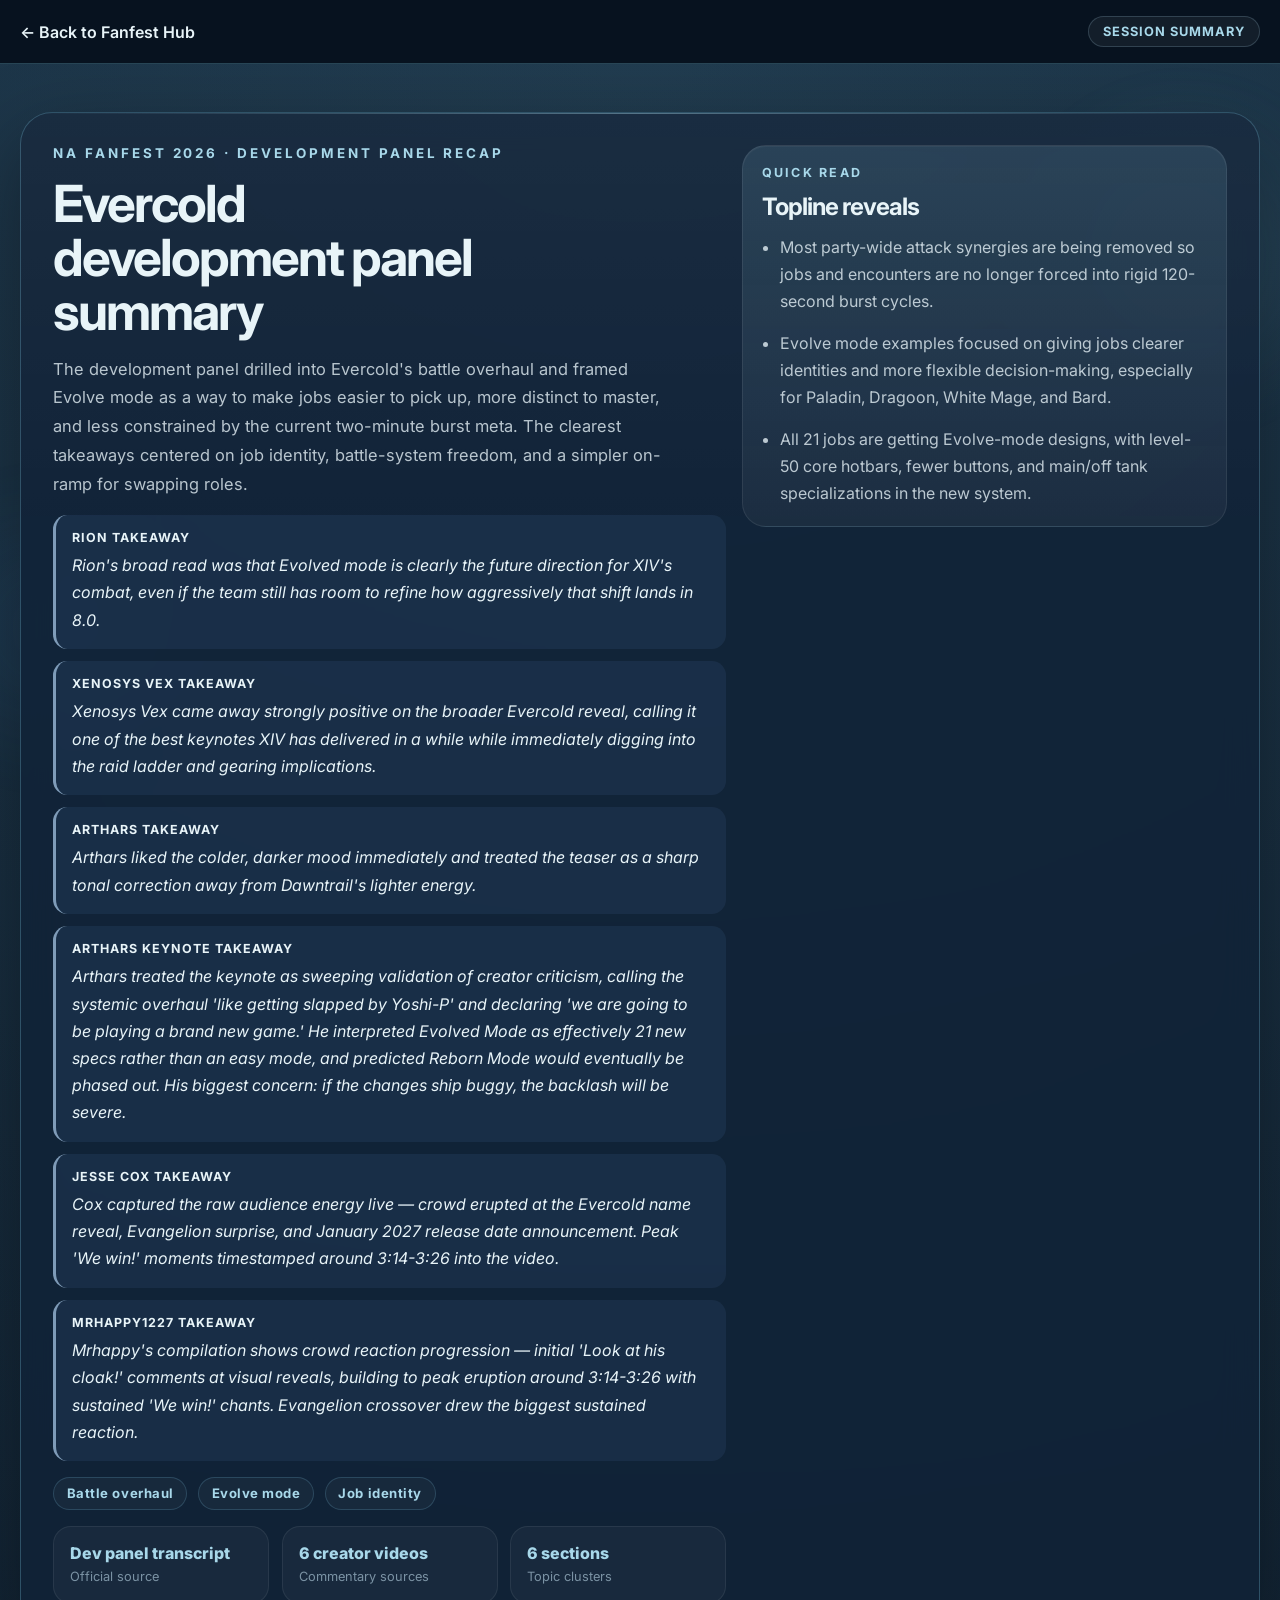
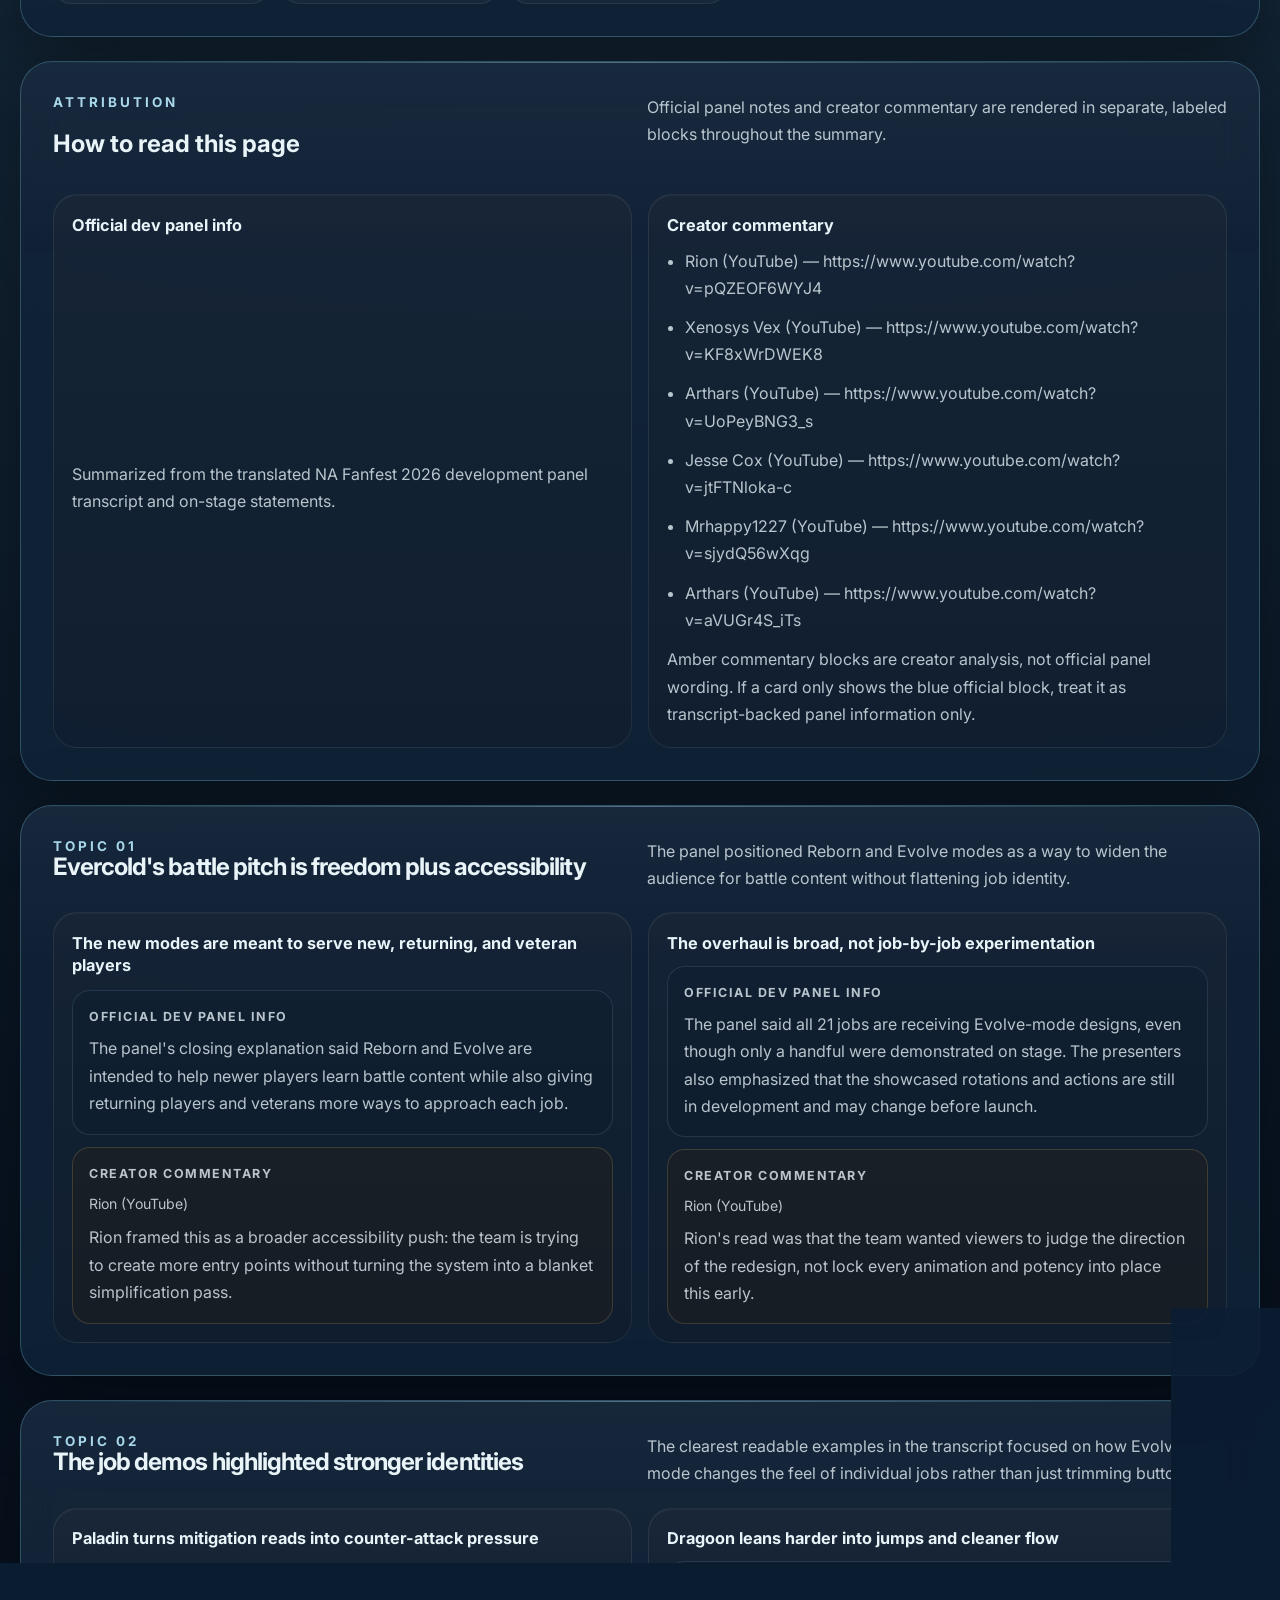
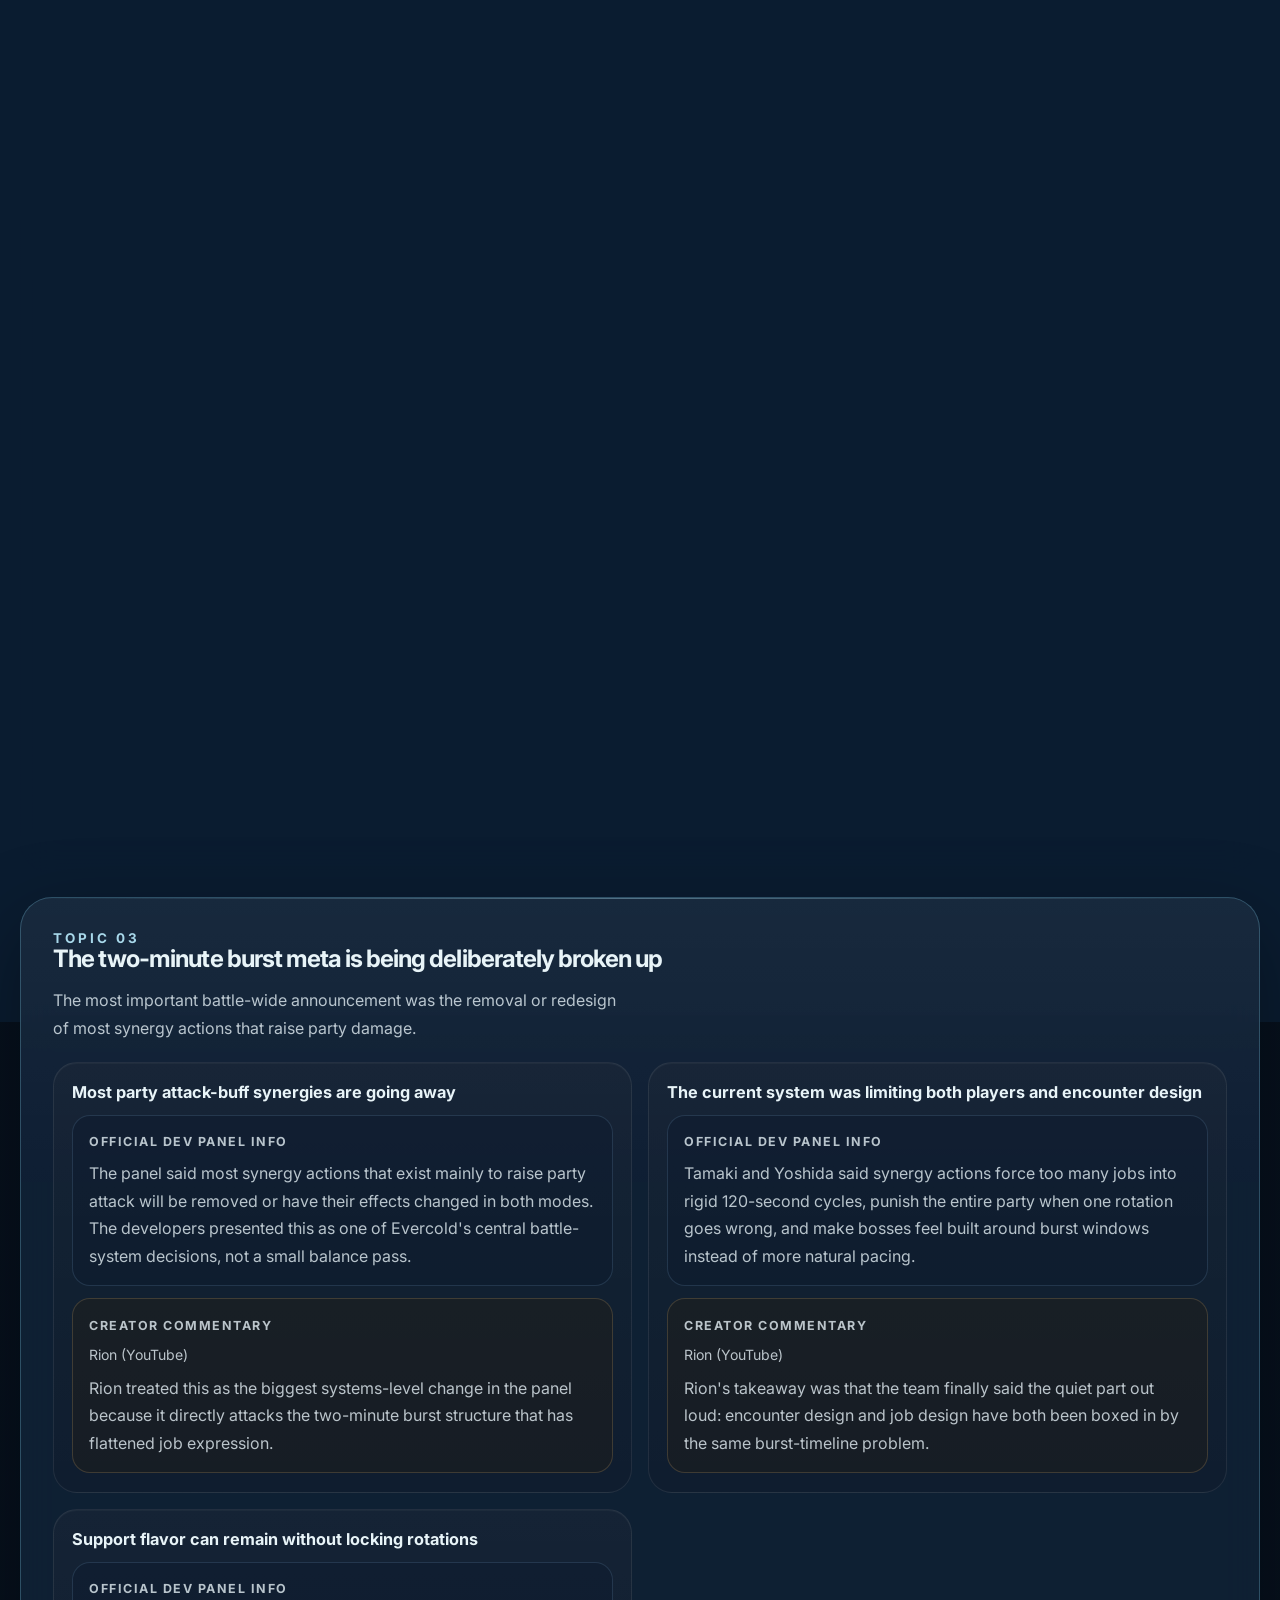
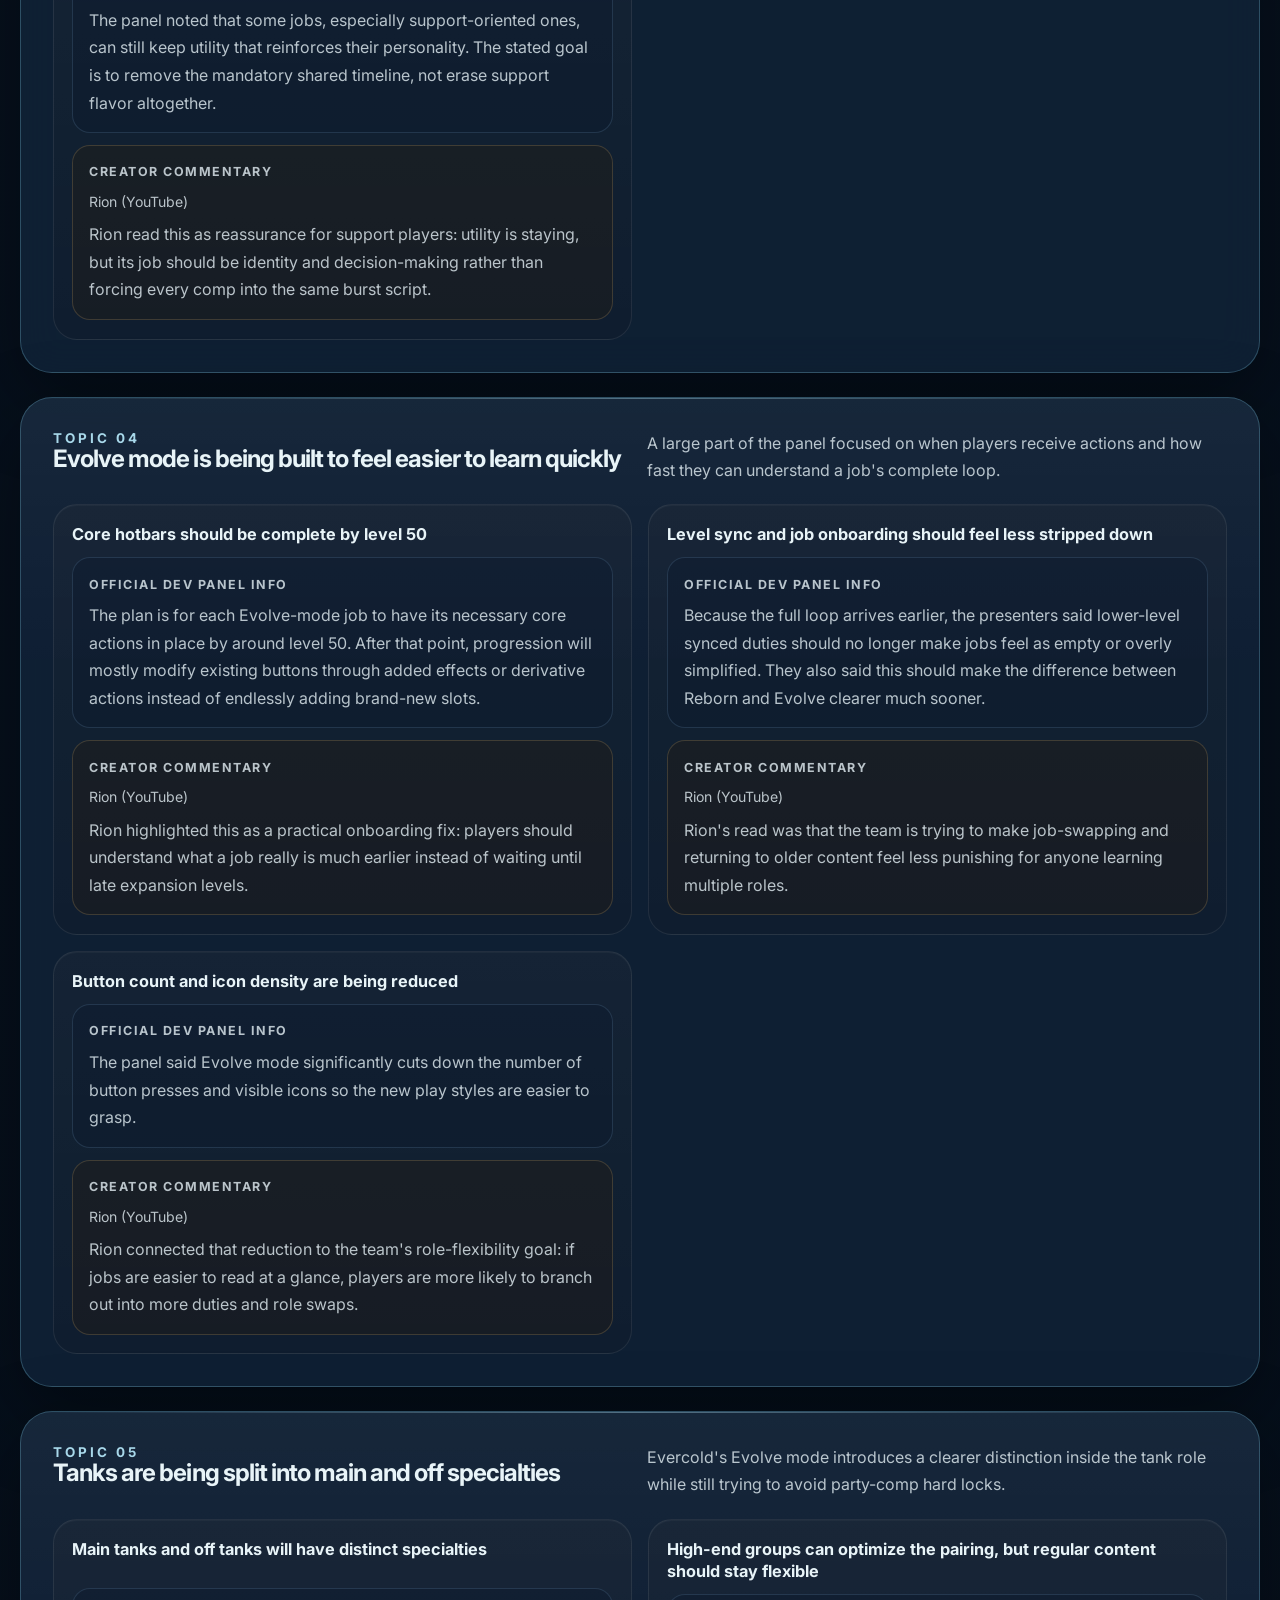
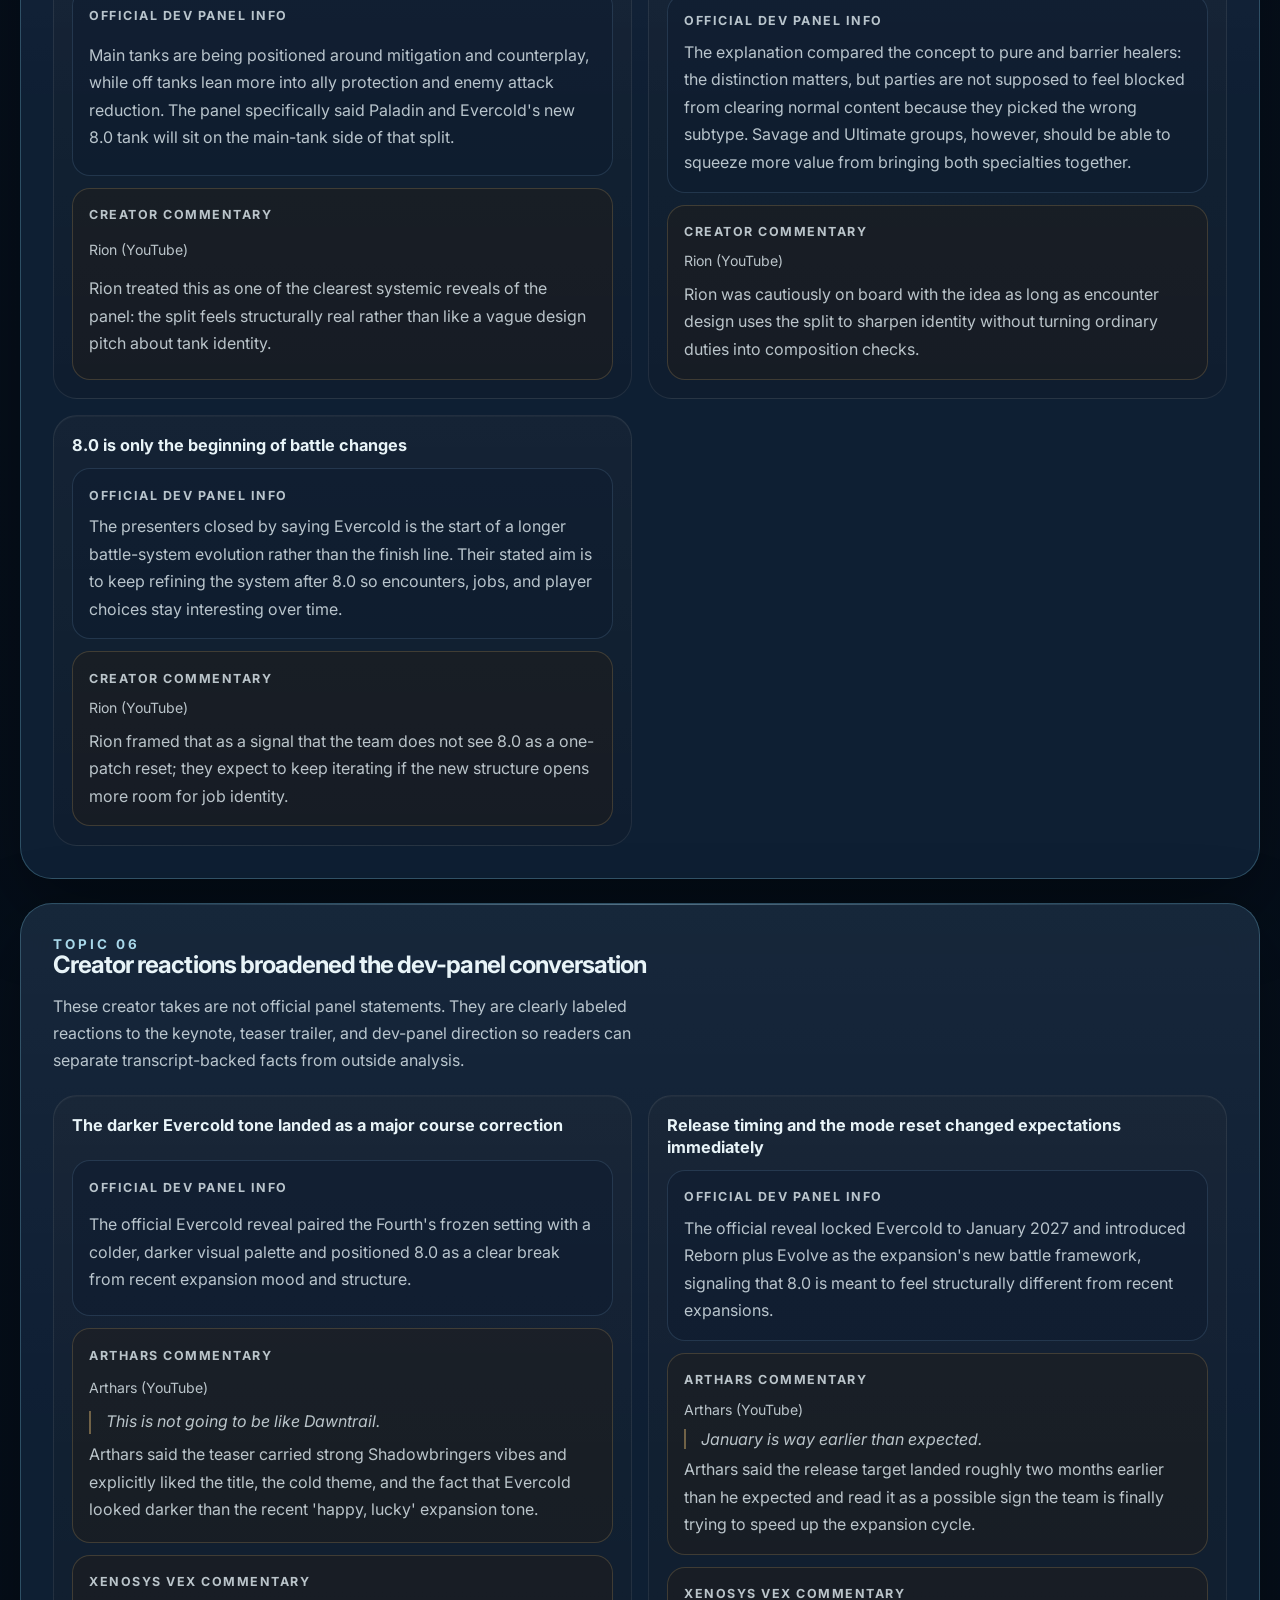
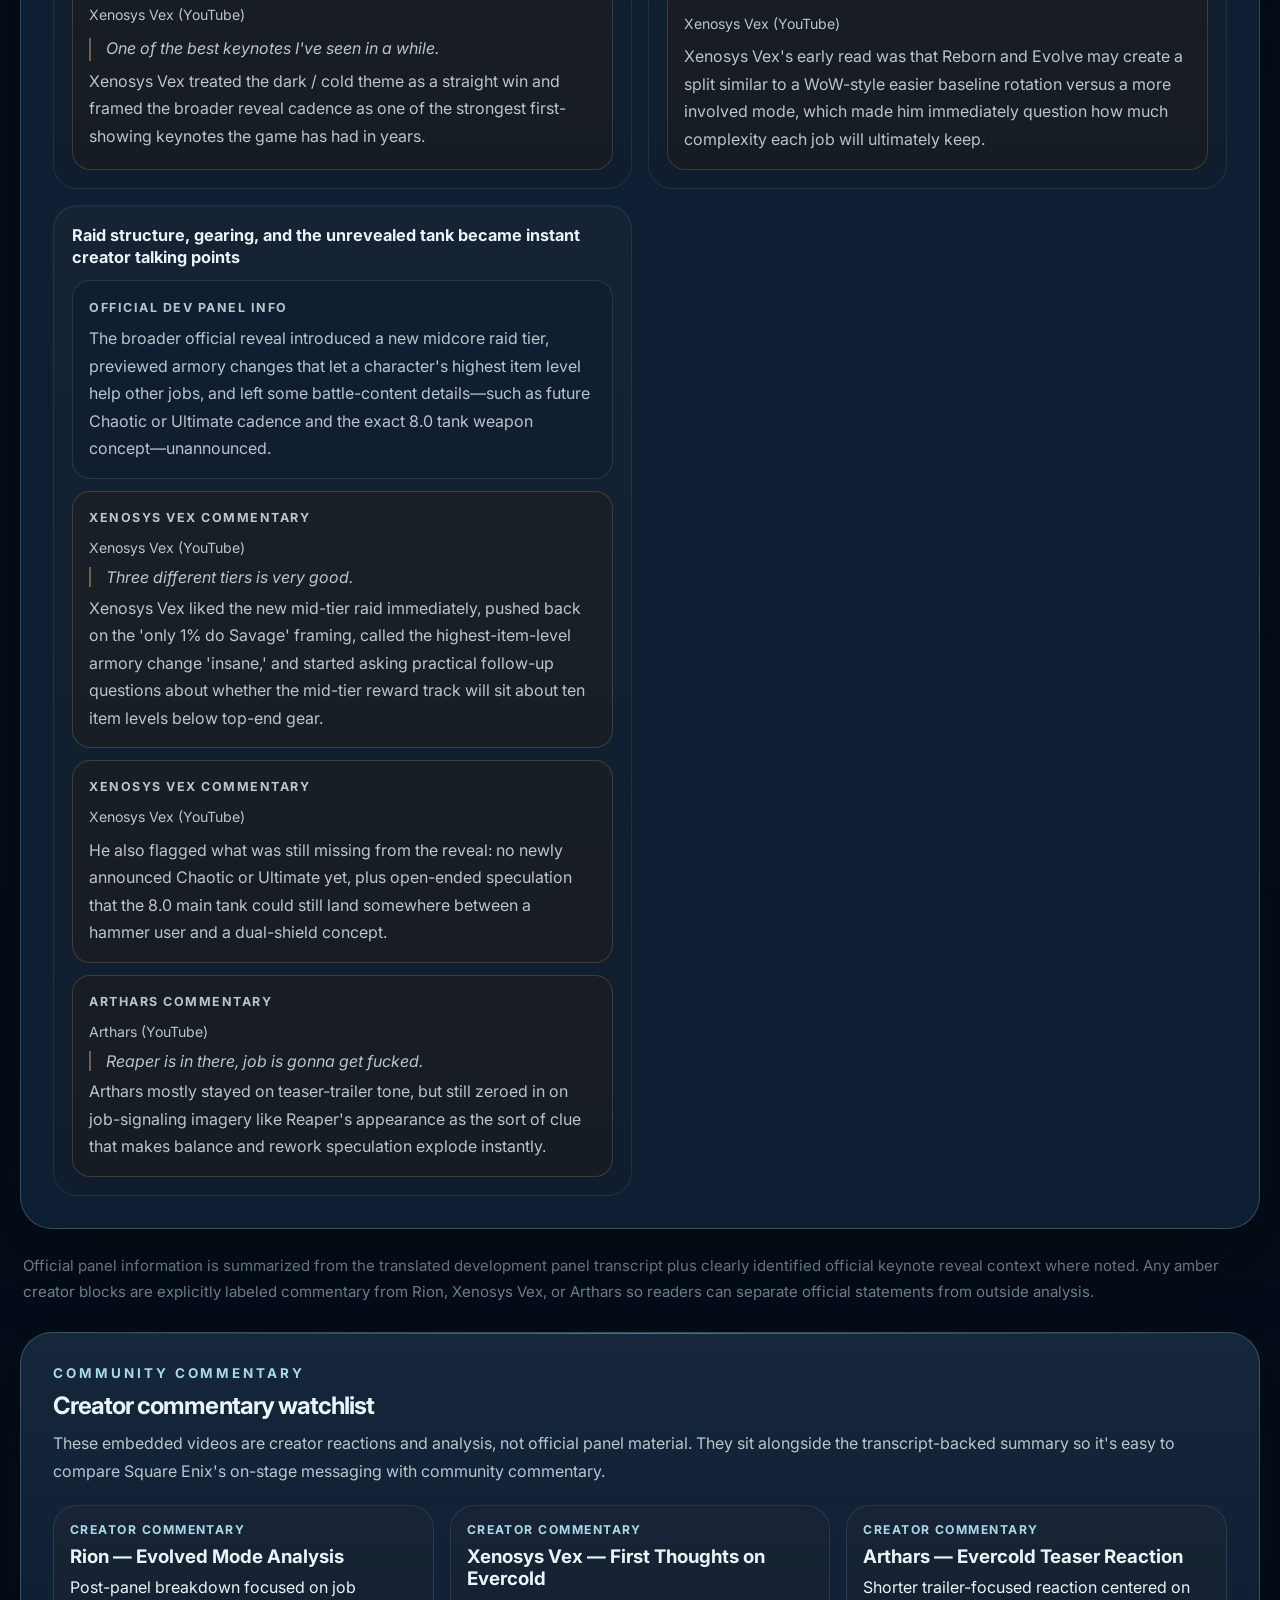
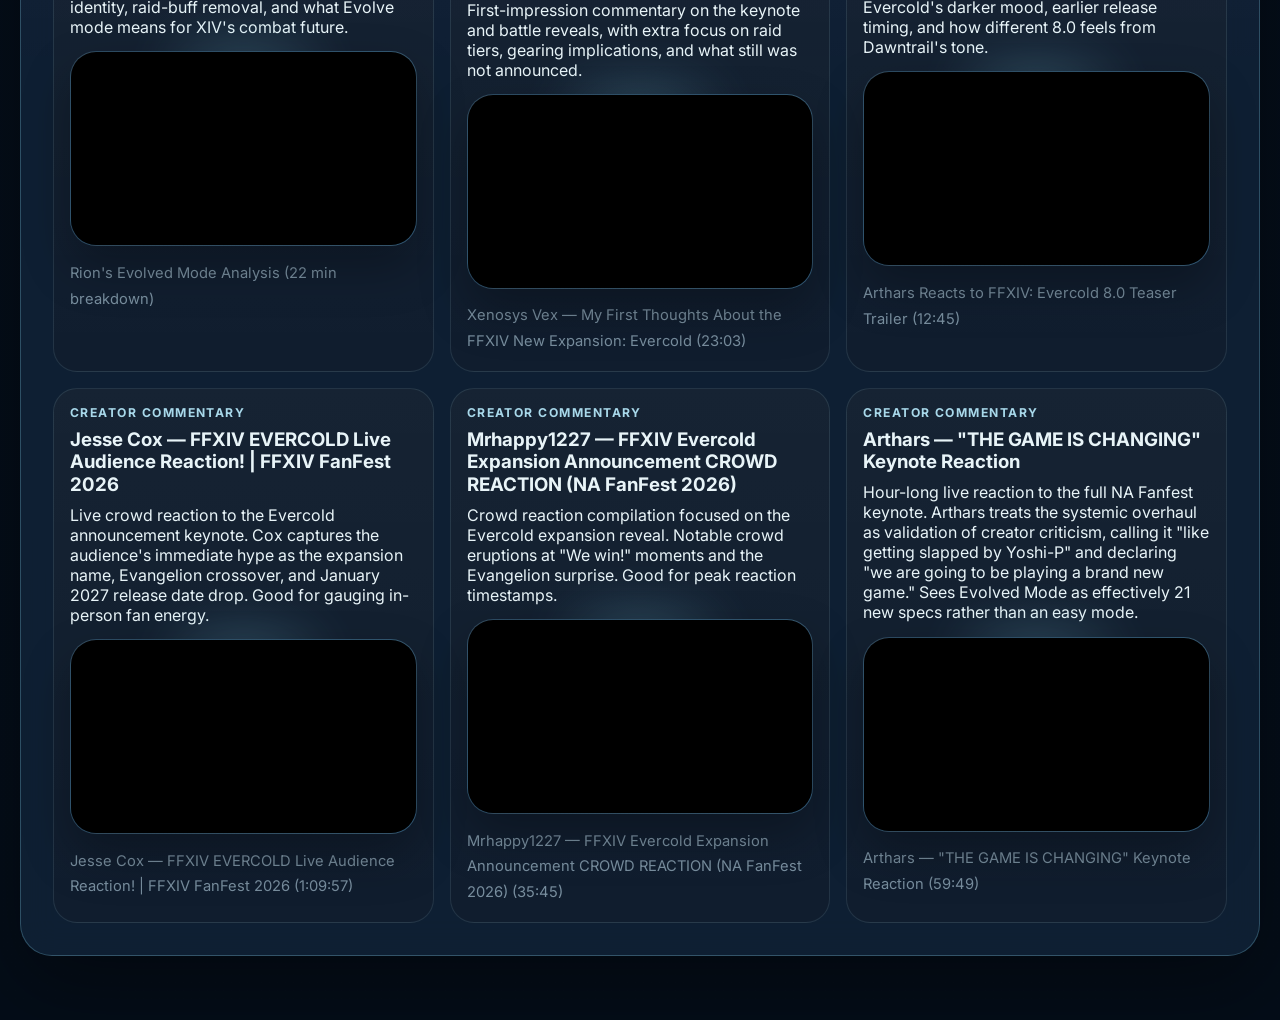
<file: dev-panel.html>
<!doctype html>
<html lang="en">
  <head>
    <meta charset="utf-8" />
    <meta name="viewport" content="width=device-width, initial-scale=1" />
    <title>FFXIV Evercold Fanfest 2026 - Development Panel Summary</title>
    <meta name="description" content="Key battle-system changes and summarized highlights from the FFXIV NA Fanfest 2026 development panel." />
    <link rel="preconnect" href="https://fonts.googleapis.com" />
    <link rel="preconnect" href="https://fonts.gstatic.com" crossorigin />
    <link href="https://fonts.googleapis.com/css2?family=Inter:wght@400;500;600;700;800&display=swap" rel="stylesheet" />
    <link rel="stylesheet" href="./style.css" />
  </head>
  <body>
    <div class="transcript-page-shell summary-page-shell">
      <header class="transcript-header summary-header">
        <div class="transcript-header__content">
          <a href="./index.html" class="back-link">← Back to Fanfest Hub</a>
          <p class="summary-header__tag">Session summary</p>
        </div>
      </header>

      <main class="summary-main container">
        <div id="summary-root" data-summary="./devpanel_summary.json">
          <p class="summary-loading">Loading dev panel summary…</p>
        </div>

        <section class="panel summary-video-callout" aria-labelledby="creator-commentary-title">
          <div class="summary-video-callout__header">
            <p class="eyebrow">Community commentary</p>
            <h2 id="creator-commentary-title">Creator commentary watchlist</h2>
            <p class="summary-video-callout__copy">
              These embedded videos are creator reactions and analysis, not official panel material. They sit alongside the transcript-backed summary so it's easy to compare Square Enix's on-stage messaging with community commentary.
            </p>
          </div>

          <div class="summary-video-grid">
            <article class="summary-video-card">
              <div class="summary-video-card__copy">
                <p class="summary-video-card__eyebrow">Creator commentary</p>
                <h3>Rion — Evolved Mode Analysis</h3>
                <p>Post-panel breakdown focused on job identity, raid-buff removal, and what Evolve mode means for XIV's combat future.</p>
              </div>
              <div class="summary-video-callout__frame-wrap">
                <div class="summary-video-callout__frame-shell">
                  <iframe
                    src="https://www.youtube.com/embed/pQZEOF6WYJ4?si=FI3D7I4ZXr5uWSF7"
                    title="Rion's Evolved Mode Analysis"
                    loading="lazy"
                    allow="accelerometer; autoplay; clipboard-write; encrypted-media; gyroscope; picture-in-picture; web-share"
                    referrerpolicy="strict-origin-when-cross-origin"
                    allowfullscreen
                  ></iframe>
                </div>
              </div>
              <p class="summary-video-callout__caption">Rion's Evolved Mode Analysis (22 min breakdown)</p>
            </article>

            <article class="summary-video-card">
              <div class="summary-video-card__copy">
                <p class="summary-video-card__eyebrow">Creator commentary</p>
                <h3>Xenosys Vex — First Thoughts on Evercold</h3>
                <p>First-impression commentary on the keynote and battle reveals, with extra focus on raid tiers, gearing implications, and what still was not announced.</p>
              </div>
              <div class="summary-video-callout__frame-wrap">
                <div class="summary-video-callout__frame-shell">
                  <iframe
                    src="https://www.youtube.com/embed/KF8xWrDWEK8"
                    title="Xenosys Vex: My First Thoughts About the FFXIV New Expansion: Evercold"
                    loading="lazy"
                    allow="accelerometer; autoplay; clipboard-write; encrypted-media; gyroscope; picture-in-picture; web-share"
                    referrerpolicy="strict-origin-when-cross-origin"
                    allowfullscreen
                  ></iframe>
                </div>
              </div>
              <p class="summary-video-callout__caption">Xenosys Vex — My First Thoughts About the FFXIV New Expansion: Evercold (23:03)</p>
            </article>

            <article class="summary-video-card">
              <div class="summary-video-card__copy">
                <p class="summary-video-card__eyebrow">Creator commentary</p>
                <h3>Arthars — Evercold Teaser Reaction</h3>
                <p>Shorter trailer-focused reaction centered on Evercold's darker mood, earlier release timing, and how different 8.0 feels from Dawntrail's tone.</p>
              </div>
              <div class="summary-video-callout__frame-wrap">
                <div class="summary-video-callout__frame-shell">
                  <iframe
                    src="https://www.youtube.com/embed/UoPeyBNG3_s"
                    title="Arthars Reacts to FFXIV: Evercold 8.0 Teaser Trailer"
                    loading="lazy"
                    allow="accelerometer; autoplay; clipboard-write; encrypted-media; gyroscope; picture-in-picture; web-share"
                    referrerpolicy="strict-origin-when-cross-origin"
                    allowfullscreen
                  ></iframe>
                </div>
              </div>
              <p class="summary-video-callout__caption">Arthars Reacts to FFXIV: Evercold 8.0 Teaser Trailer (12:45)</p>
            </article>

            <article class="summary-video-card">
              <div class="summary-video-card__copy">
                <p class="summary-video-card__eyebrow">Creator commentary</p>
                <h3>Jesse Cox — FFXIV EVERCOLD Live Audience Reaction! | FFXIV FanFest 2026</h3>
                <p>Live crowd reaction to the Evercold announcement keynote. Cox captures the audience's immediate hype as the expansion name, Evangelion crossover, and January 2027 release date drop. Good for gauging in-person fan energy.</p>
              </div>
              <div class="summary-video-callout__frame-wrap">
                <div class="summary-video-callout__frame-shell">
                  <iframe
                    src="https://www.youtube.com/embed/jtFTNloka-c"
                    title="FFXIV EVERCOLD Live Audience Reaction! | FFXIV FanFest 2026"
                    loading="lazy"
                    allow="accelerometer; autoplay; clipboard-write; encrypted-media; gyroscope; picture-in-picture; web-share"
                    referrerpolicy="strict-origin-when-cross-origin"
                    allowfullscreen
                  ></iframe>
                </div>
              </div>
              <p class="summary-video-callout__caption">Jesse Cox — FFXIV EVERCOLD Live Audience Reaction! | FFXIV FanFest 2026 (1:09:57)</p>
            </article>

            <article class="summary-video-card">
              <div class="summary-video-card__copy">
                <p class="summary-video-card__eyebrow">Creator commentary</p>
                <h3>Mrhappy1227 — FFXIV Evercold Expansion Announcement CROWD REACTION (NA FanFest 2026)</h3>
                <p>Crowd reaction compilation focused on the Evercold expansion reveal. Notable crowd eruptions at "We win!" moments and the Evangelion surprise. Good for peak reaction timestamps.</p>
              </div>
              <div class="summary-video-callout__frame-wrap">
                <div class="summary-video-callout__frame-shell">
                  <iframe
                    src="https://www.youtube.com/embed/sjydQ56wXqg"
                    title="FFXIV Evercold Expansion Announcement CROWD REACTION (NA FanFest 2026)"
                    loading="lazy"
                    allow="accelerometer; autoplay; clipboard-write; encrypted-media; gyroscope; picture-in-picture; web-share"
                    referrerpolicy="strict-origin-when-cross-origin"
                    allowfullscreen
                  ></iframe>
                </div>
              </div>
              <p class="summary-video-callout__caption">Mrhappy1227 — FFXIV Evercold Expansion Announcement CROWD REACTION (NA FanFest 2026) (35:45)</p>
            </article>
            <article class="summary-video-card">
              <div class="summary-video-card__copy">
                <p class="summary-video-card__eyebrow">Creator commentary</p>
                <h3>Arthars — "THE GAME IS CHANGING" Keynote Reaction</h3>
                <p>Hour-long live reaction to the full NA Fanfest keynote. Arthars treats the systemic overhaul as validation of creator criticism, calling it "like getting slapped by Yoshi-P" and declaring "we are going to be playing a brand new game." Sees Evolved Mode as effectively 21 new specs rather than an easy mode.</p>
              </div>
              <div class="summary-video-callout__frame-wrap">
                <div class="summary-video-callout__frame-shell">
                  <iframe
                    src="https://www.youtube.com/embed/aVUGr4S_iTs"
                    title="Arthars Reacts LIVE to FFXIV Evercold's first keynote - NA Fan Fest 2026"
                    loading="lazy"
                    allow="accelerometer; autoplay; clipboard-write; encrypted-media; gyroscope; picture-in-picture; web-share"
                    referrerpolicy="strict-origin-when-cross-origin"
                    allowfullscreen
                  ></iframe>
                </div>
              </div>
              <p class="summary-video-callout__caption">Arthars — "THE GAME IS CHANGING" Keynote Reaction (59:49)</p>
            </article>
            <!-- OMO_INTERNAL_INITIATOR -->
          </div>
        </section>
      </main>
    </div>

    <script src="./summary.js"></script>
  </body>
</html>
</file>
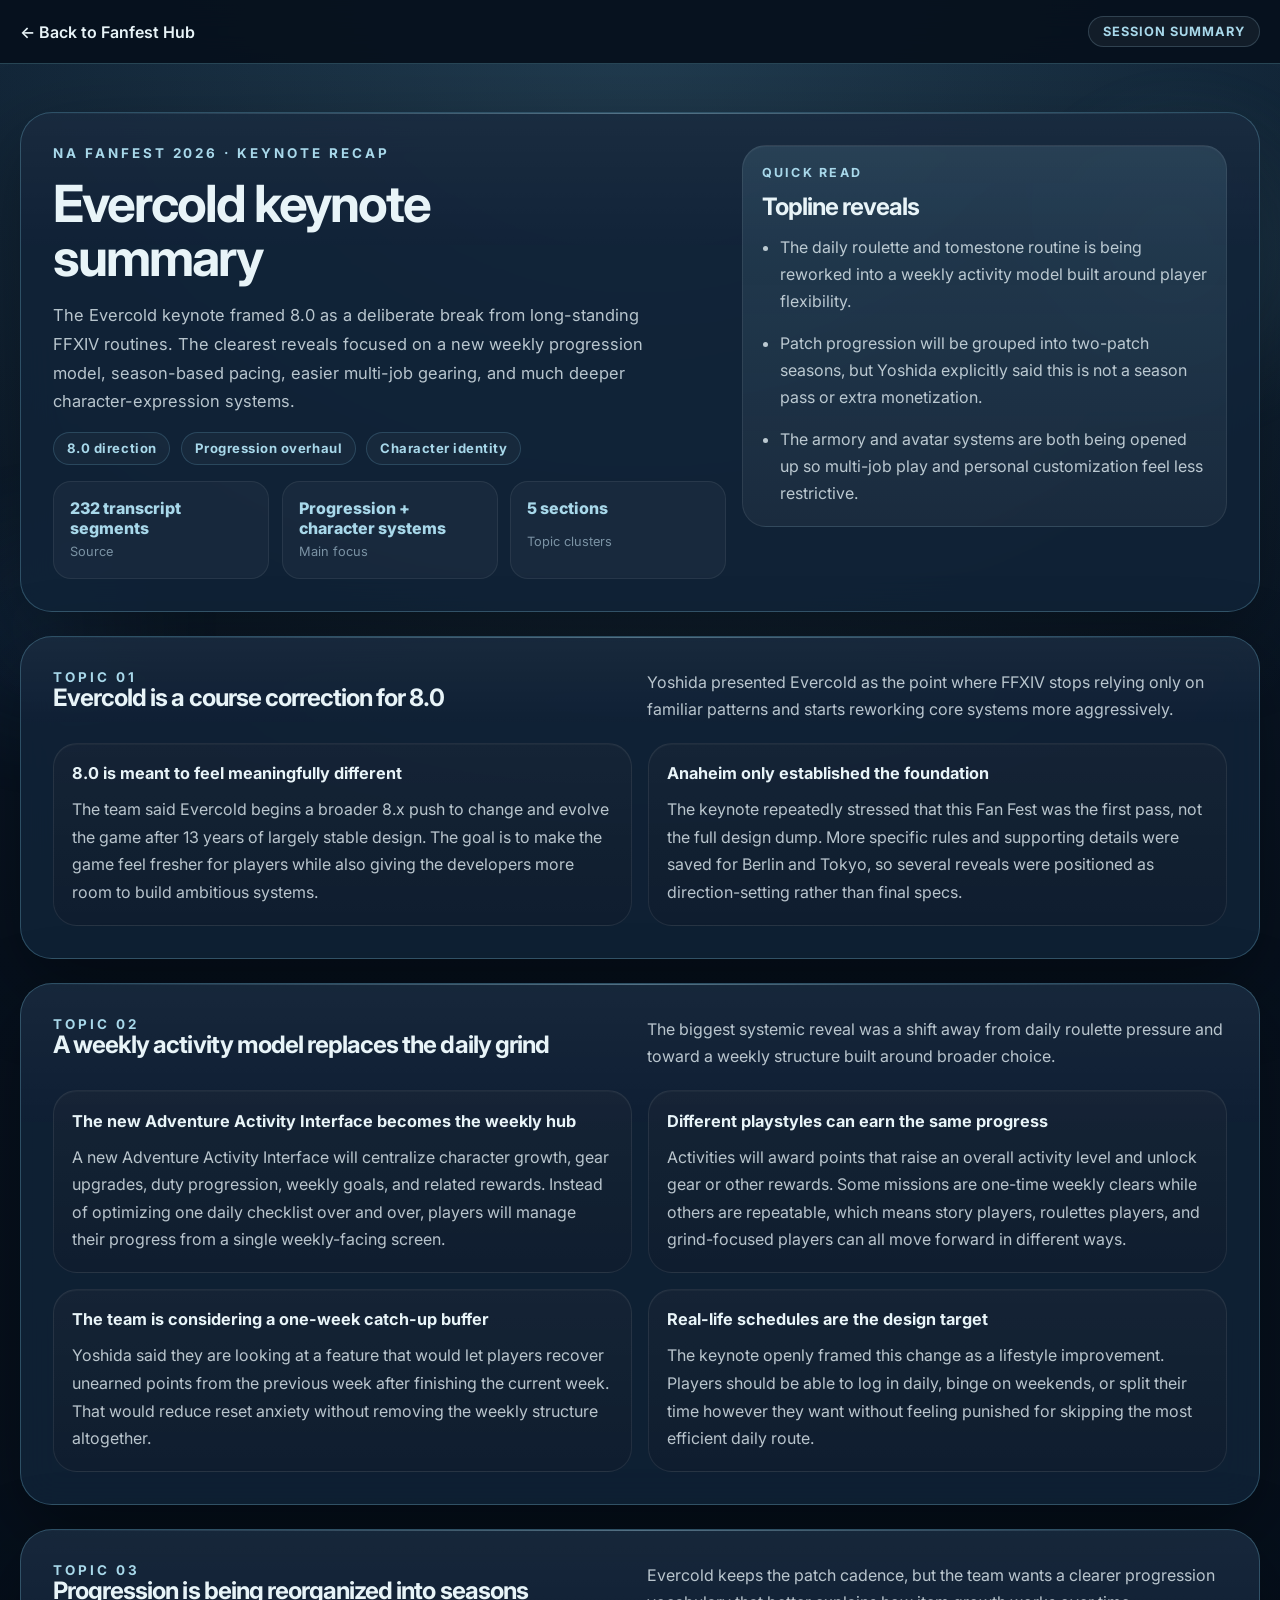
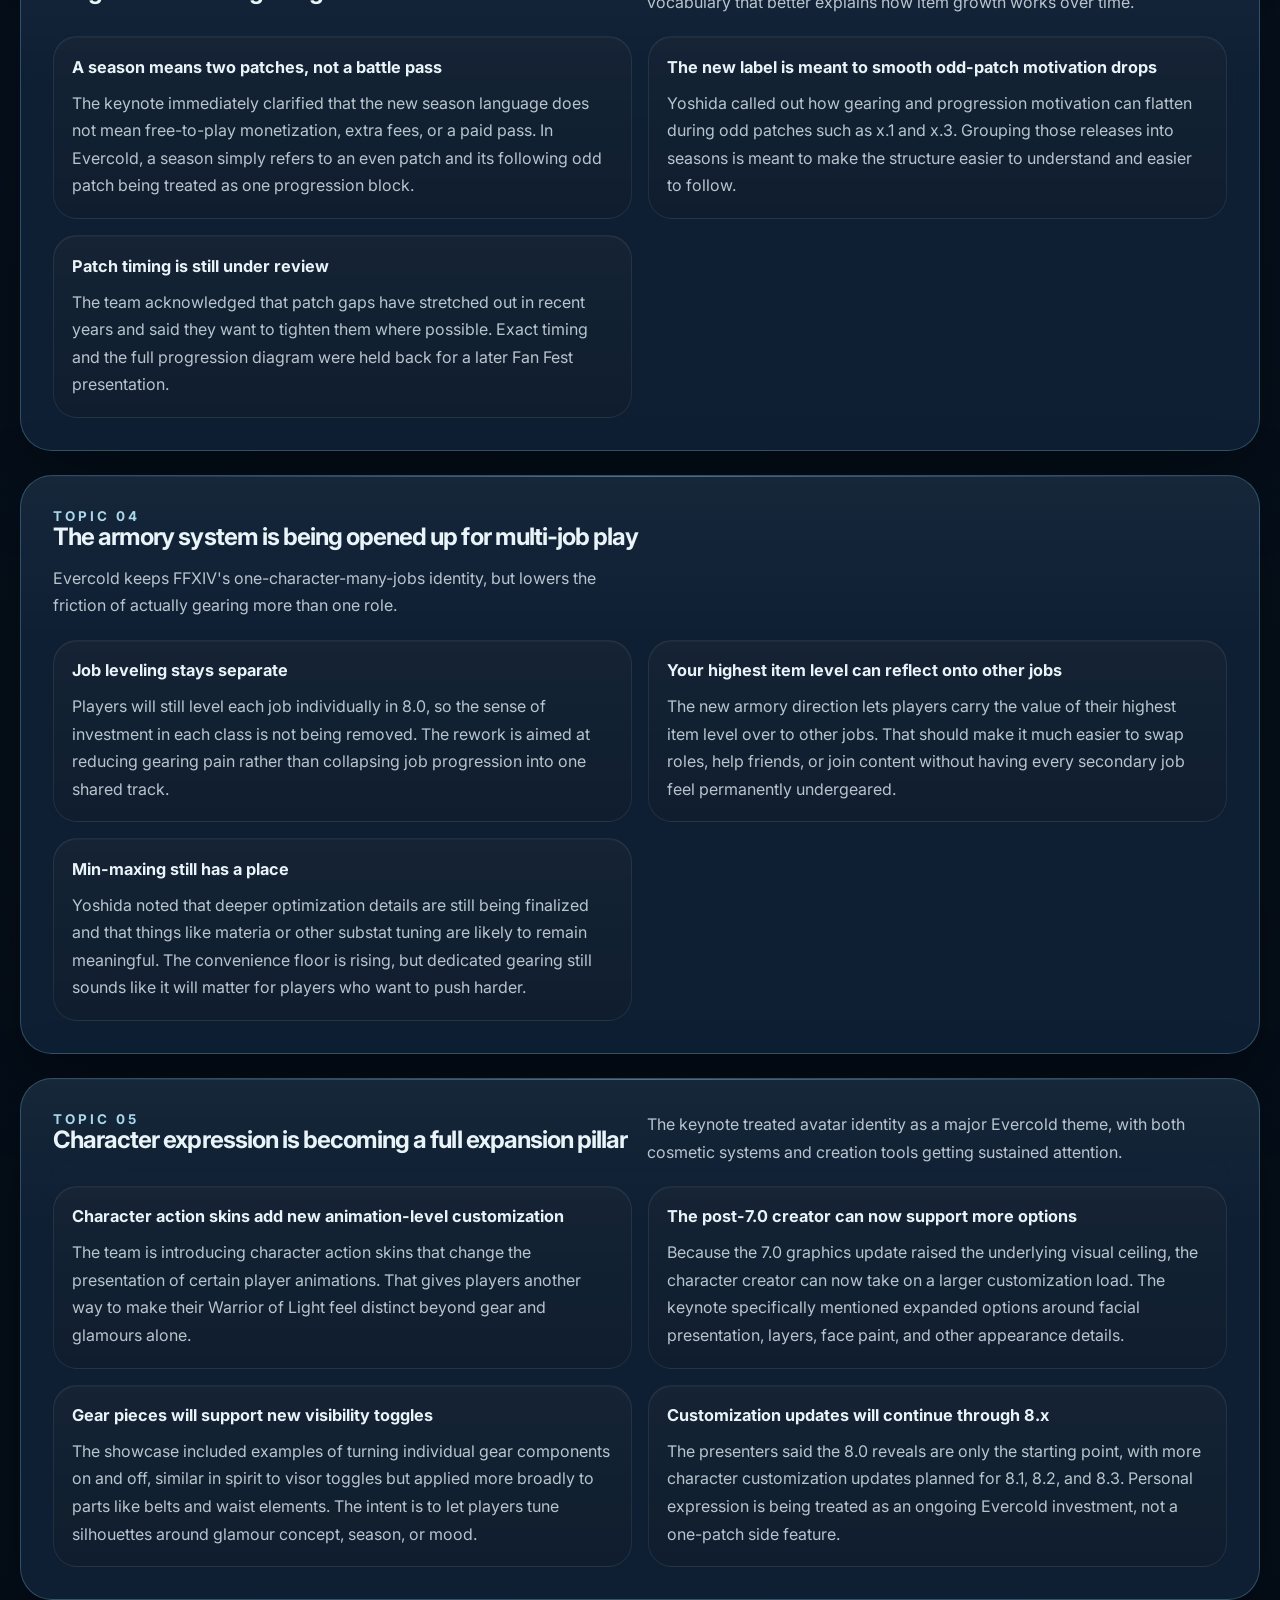
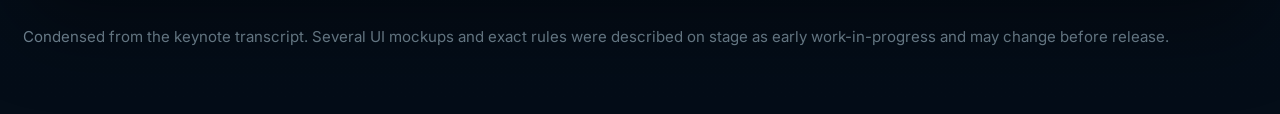
<file: keynote.html>
<!doctype html>
<html lang="en">
  <head>
    <meta charset="utf-8" />
    <meta name="viewport" content="width=device-width, initial-scale=1" />
    <title>FFXIV Evercold Fanfest 2026 - Keynote Summary</title>
    <meta name="description" content="Key announcements and summarized highlights from the FFXIV NA Fanfest 2026 Evercold keynote." />
    <link rel="preconnect" href="https://fonts.googleapis.com" />
    <link rel="preconnect" href="https://fonts.gstatic.com" crossorigin />
    <link href="https://fonts.googleapis.com/css2?family=Inter:wght@400;500;600;700;800&display=swap" rel="stylesheet" />
    <link rel="stylesheet" href="./style.css" />
  </head>
  <body>
    <div class="transcript-page-shell summary-page-shell">
      <header class="transcript-header summary-header">
        <div class="transcript-header__content">
          <a href="./index.html" class="back-link">← Back to Fanfest Hub</a>
          <p class="summary-header__tag">Session summary</p>
        </div>
      </header>

      <main class="summary-main container">
        <div id="summary-root" data-summary="./keynote_summary.json">
          <p class="summary-loading">Loading keynote summary…</p>
        </div>
      </main>
    </div>

    <script src="./summary.js"></script>
  </body>
</html>
</file>
<file: style.css>
:root {
  --bg: #07111e;
  --bg-alt: #0d1e30;
  --panel: rgba(12, 30, 52, 0.88);
  --panel-strong: rgba(7, 17, 30, 0.96);
  --ice: #7ec8e3;
  --ice-bright: #a8d8ea;
  --ice-cold: #4a90d9;
  --ice-deep: #1e3a5f;
  --silver: #b8d4e3;
  --frost: #e8f4f8;
  --border: rgba(126, 200, 227, 0.28);
  --border-strong: rgba(126, 200, 227, 0.55);
  --gold: #7ec8e3;
  --gold-soft: #a8d8ea;
  --text: var(--frost);
  --text-soft: rgba(232, 244, 248, 0.78);
  --text-muted: rgba(184, 212, 227, 0.62);
  --success: #77dd77;
  --danger: #ff8f8f;
  --shadow-soft: 0 18px 40px rgba(0, 0, 0, 0.28);
  --shadow-strong: 0 28px 80px rgba(0, 0, 0, 0.36);
  --radius-xl: 32px;
  --radius-lg: 24px;
  --radius-md: 18px;
  --radius-sm: 14px;
  --max-width: 1240px;
  --transition-fast: 180ms ease;
  --transition-base: 280ms cubic-bezier(0.2, 0.8, 0.2, 1);
}

* {
  box-sizing: border-box;
}

html {
  scroll-behavior: smooth;
  scrollbar-color: rgba(126, 200, 227, 0.55) rgba(7, 17, 30, 0.9);
}

body {
  margin: 0;
  min-height: 100vh;
  overflow-x: hidden;
  font-family: "Inter", system-ui, -apple-system, BlinkMacSystemFont, "Segoe UI", sans-serif;
  color: var(--text);
  background:
    radial-gradient(circle at top, rgba(126, 200, 227, 0.18), transparent 28%),
    linear-gradient(180deg, #0d1e30 0%, var(--bg) 28%, #040d18 100%);
}

body::before,
body::after {
  content: "";
  position: fixed;
  inset: auto;
  z-index: -1;
  pointer-events: none;
  filter: blur(28px);
  opacity: 0.45;
}

body::before {
  top: 4rem;
  right: -6rem;
  width: 24rem;
  height: 24rem;
  background: radial-gradient(circle, rgba(126, 200, 227, 0.34), transparent 65%);
}

body::after {
  left: -8rem;
  bottom: 6rem;
  width: 22rem;
  height: 22rem;
  background: radial-gradient(circle, rgba(74, 144, 217, 0.22), transparent 65%);
}

img,
iframe {
  display: block;
  max-width: 100%;
}

a {
  color: var(--gold-soft);
  text-decoration-color: rgba(168, 216, 234, 0.36);
  text-underline-offset: 0.18em;
}

a:hover {
  text-decoration-color: currentcolor;
}

button,
input,
textarea,
select {
  font: inherit;
}

::selection {
  background: rgba(126, 200, 227, 0.28);
  color: var(--frost);
}

::-webkit-scrollbar {
  width: 0.85rem;
}

::-webkit-scrollbar-track {
  background: rgba(7, 17, 30, 0.88);
}

::-webkit-scrollbar-thumb {
  border: 3px solid rgba(7, 17, 30, 0.88);
  border-radius: 999px;
  background: linear-gradient(180deg, rgba(126, 200, 227, 0.6), rgba(74, 144, 217, 0.45));
}

:focus-visible {
  outline: 2px solid rgba(168, 216, 234, 0.95);
  outline-offset: 3px;
}

.skip-link {
  position: absolute;
  top: -4rem;
  left: 1rem;
  z-index: 50;
  padding: 0.85rem 1.1rem;
  border-radius: 999px;
  background: rgba(232, 244, 248, 0.96);
  color: #03111a;
  font-weight: 700;
  text-decoration: none;
  box-shadow: var(--shadow-soft);
}

.skip-link:focus {
  top: 1rem;
}

.container {
  width: min(100% - 2rem, var(--max-width));
  margin: 0 auto;
}

.page-shell {
  position: relative;
}

.stack-xl {
  display: grid;
  gap: clamp(2rem, 5vw, 3rem);
  padding-bottom: 4rem;
}

.stack-md {
  display: grid;
  gap: 1.5rem;
}

.hero {
  position: relative;
  overflow: clip;
  padding: clamp(3.5rem, 7vw, 5.75rem) 0 clamp(2rem, 5vw, 3.5rem);
}

.hero__backdrop {
  position: absolute;
  inset: 0;
  background:
    radial-gradient(circle at 12% 18%, rgba(126, 200, 227, 0.18), transparent 26%),
    radial-gradient(circle at 85% 15%, rgba(168, 216, 234, 0.18), transparent 25%),
    linear-gradient(180deg, rgba(255, 255, 255, 0.03), transparent 32%);
  pointer-events: none;
}

.hero__content {
  position: relative;
}

.hero__grid {
  display: grid;
  grid-template-columns: minmax(0, 1.2fr) minmax(18rem, 0.8fr);
  gap: clamp(1.5rem, 3.5vw, 2.5rem);
  align-items: stretch;
}

.hero__copy,
.hero__visual-card {
  position: relative;
  border: 1px solid var(--border);
  border-radius: var(--radius-xl);
  background:
    linear-gradient(180deg, rgba(255, 255, 255, 0.05), rgba(255, 255, 255, 0.015) 30%),
    var(--panel);
  box-shadow: var(--shadow-strong);
  backdrop-filter: blur(18px);
}

.hero__copy {
  display: grid;
  gap: clamp(0.95rem, 2vw, 1.3rem);
  align-content: start;
  padding: clamp(1.6rem, 4vw, 2.4rem);
}

.hero__visual-card {
  display: grid;
  gap: 1rem;
  align-content: start;
  padding: 1.1rem;
  overflow: hidden;
}

.hero__visual-badge {
  justify-self: start;
  align-self: start;
  height: fit-content;
  padding: 0.45rem 0.8rem;
  border: 1px solid rgba(119, 221, 119, 0.32);
  border-radius: 999px;
  background: rgba(119, 221, 119, 0.12);
  color: #d4ffd4;
  font-size: 0.78rem;
  font-weight: 700;
  letter-spacing: 0.08em;
  text-transform: uppercase;
}

.hero__visual-brand {
  position: relative;
  display: grid;
  place-items: center;
  min-height: clamp(13rem, 28vw, 18rem);
  padding: clamp(1.25rem, 3vw, 1.75rem);
  border: 1px solid rgba(255, 255, 255, 0.08);
  border-radius: calc(var(--radius-lg) - 4px);
  background:
    radial-gradient(circle at 18% 18%, rgba(168, 216, 234, 0.2), transparent 34%),
    radial-gradient(circle at 78% 22%, rgba(126, 200, 227, 0.16), transparent 28%),
    linear-gradient(160deg, rgba(255, 255, 255, 0.06), rgba(255, 255, 255, 0.02) 38%, rgba(7, 17, 30, 0.32));
  box-shadow:
    inset 0 1px 0 rgba(255, 255, 255, 0.06),
    var(--shadow-soft);
  isolation: isolate;
  overflow: hidden;
}

.hero__visual-brand::before,
.hero__visual-brand::after {
  content: "";
  position: absolute;
  inset: 0;
  pointer-events: none;
}

.hero__visual-brand::before {
  background:
    linear-gradient(125deg, rgba(255, 255, 255, 0.1), transparent 18%),
    linear-gradient(35deg, transparent 0 62%, rgba(168, 216, 234, 0.12) 62% 70%, transparent 70%);
  mix-blend-mode: screen;
}

.hero__visual-brand::after {
  inset: 1rem;
  border: 1px solid rgba(168, 216, 234, 0.18);
  border-radius: calc(var(--radius-lg) - 8px);
}

.hero__visual-brand > * {
  position: relative;
  z-index: 1;
}

.hero__artwork {
  width: 100%;
  min-height: clamp(11rem, 24vw, 15rem);
  object-fit: cover;
  border-radius: calc(var(--radius-lg) - 4px);
  border: 1px solid rgba(255, 255, 255, 0.07);
  background: rgba(255, 255, 255, 0.02);
}

.hero__visual-copy {
  display: grid;
  gap: 0.5rem;
}

.hero__visual-copy p {
  margin: 0;
  color: var(--text-soft);
  line-height: 1.7;
}

.hero__visual-title {
  color: var(--text);
  font-size: 1.05rem;
  font-weight: 700;
}

.hero__stats {
  display: grid;
  grid-template-columns: repeat(3, minmax(0, 1fr));
  gap: 0.8rem;
}

.hero__stat {
  display: grid;
  gap: 0.2rem;
  padding: 0.9rem;
  border: 1px solid rgba(255, 255, 255, 0.07);
  border-radius: var(--radius-md);
  background: rgba(255, 255, 255, 0.035);
}

.hero__stat-value {
  color: var(--ice-bright);
  font-size: 1.05rem;
  font-weight: 800;
}

.hero__stat-label {
  color: var(--text-muted);
  font-size: 0.82rem;
}

.evercold-logo {
  width: min(100%, 25rem);
  max-width: 100%;
  height: auto;
  margin: 0;
  justify-self: center;
  filter: drop-shadow(0 4px 20px rgba(126, 200, 227, 0.35));
}

.hero__trailer {
  position: relative;
  display: grid;
  justify-self: start;
  width: min(100%, 34rem);
  aspect-ratio: 16 / 9;
  margin-block-end: clamp(0.2rem, 0.8vw, 0.5rem);
  overflow: hidden;
  border: 1px solid rgba(126, 200, 227, 0.22);
  border-radius: var(--radius-lg);
  background:
    linear-gradient(180deg, rgba(255, 255, 255, 0.04), rgba(255, 255, 255, 0.015)),
    rgba(7, 17, 30, 0.7);
  box-shadow:
    inset 0 1px 0 rgba(255, 255, 255, 0.04),
    var(--shadow-soft);
  isolation: isolate;
}

.hero__trailer::before {
  content: "";
  position: absolute;
  inset: 0 0 auto;
  z-index: 3;
  height: 1px;
  background: linear-gradient(90deg, transparent, rgba(168, 216, 234, 0.72), transparent);
  pointer-events: none;
}

.hero__trailer::after {
  content: "";
  position: absolute;
  inset: 0;
  z-index: 3;
  border-radius: inherit;
  box-shadow: inset 0 0 0 1px rgba(255, 255, 255, 0.04);
  pointer-events: none;
}

.hero__trailer > * {
  grid-area: 1 / 1;
}

.hero__trailer-poster,
.hero__trailer-player,
.hero__trailer-frame {
  width: 100%;
  height: 100%;
  border-radius: inherit;
}

.hero__trailer-poster {
  position: relative;
  display: block;
  padding: 0;
  border: 0;
  background: transparent;
  color: var(--text);
  cursor: pointer;
  text-align: left;
  transition:
    opacity var(--transition-base),
    transform var(--transition-base),
    filter var(--transition-base);
}

.hero__trailer-image,
.hero__trailer-veil,
.hero__trailer-crystals,
.hero__trailer-badge,
.hero__trailer-play,
.hero__trailer-copy {
  position: absolute;
}

.hero__trailer-image,
.hero__trailer-veil,
.hero__trailer-crystals {
  inset: 0;
}

.hero__trailer-image {
  width: 100%;
  height: 100%;
  object-fit: cover;
  filter: saturate(0.82) brightness(0.68);
  transform: scale(1.02);
  transition:
    transform 420ms var(--transition-base),
    filter 420ms var(--transition-base);
}

.hero__trailer-veil {
  background:
    linear-gradient(180deg, rgba(7, 17, 30, 0.08) 0%, rgba(7, 17, 30, 0.24) 28%, rgba(4, 10, 20, 0.86) 100%),
    radial-gradient(circle at 18% 18%, rgba(168, 216, 234, 0.34), transparent 26%),
    radial-gradient(circle at 82% 14%, rgba(126, 200, 227, 0.22), transparent 22%),
    linear-gradient(135deg, rgba(74, 144, 217, 0.22), rgba(7, 17, 30, 0.08) 50%, rgba(168, 216, 234, 0.16));
}

.hero__trailer-crystals {
  background:
    linear-gradient(125deg, rgba(255, 255, 255, 0.08), transparent 18%),
    linear-gradient(35deg, transparent 0 62%, rgba(168, 216, 234, 0.14) 62% 70%, transparent 70%),
    radial-gradient(circle at 78% 78%, rgba(168, 216, 234, 0.2), transparent 24%);
  mix-blend-mode: screen;
  opacity: 0.9;
}

.hero__trailer-badge {
  top: 1rem;
  left: 1rem;
  z-index: 1;
  padding: 0.48rem 0.8rem;
  border: 1px solid rgba(126, 200, 227, 0.28);
  border-radius: 999px;
  background: rgba(7, 17, 30, 0.58);
  color: var(--ice-bright);
  font-size: 0.7rem;
  font-weight: 700;
  letter-spacing: 0.16em;
  text-transform: uppercase;
  backdrop-filter: blur(12px);
}

.hero__trailer-play {
  top: 50%;
  left: 50%;
  z-index: 1;
  display: grid;
  place-items: center;
  width: clamp(4.25rem, 10vw, 5.4rem);
  aspect-ratio: 1;
  border: 1px solid rgba(168, 216, 234, 0.34);
  border-radius: 50%;
  background:
    linear-gradient(180deg, rgba(255, 255, 255, 0.16), rgba(126, 200, 227, 0.08)),
    rgba(7, 17, 30, 0.62);
  box-shadow:
    0 22px 40px rgba(0, 0, 0, 0.3),
    inset 0 1px 0 rgba(255, 255, 255, 0.14);
  backdrop-filter: blur(18px);
  transform: translate(-50%, -56%);
  transition:
    transform var(--transition-fast),
    box-shadow var(--transition-fast),
    border-color var(--transition-fast);
}

.hero__trailer-play::before {
  content: "";
  position: absolute;
  inset: -0.65rem;
  border: 1px solid rgba(168, 216, 234, 0.18);
  border-radius: inherit;
}

.hero__trailer-play-icon {
  width: 1.15rem;
  height: 1.35rem;
  margin-left: 0.22rem;
  clip-path: polygon(0 0, 100% 50%, 0 100%);
  background: linear-gradient(180deg, #f8fdff, var(--ice-bright));
}

.hero__trailer-copy {
  display: none;
}



.hero__trailer-player {
  position: relative;
  overflow: hidden;
  opacity: 0;
  transform: scale(0.985);
  transition:
    opacity var(--transition-base),
    transform var(--transition-base);
  background:
    linear-gradient(180deg, rgba(255, 255, 255, 0.03), transparent 36%),
    rgba(3, 10, 18, 0.92);
}

.hero__trailer-frame {
  background: #000;
}

.hero__trailer-poster:hover .hero__trailer-image,
.hero__trailer-poster:focus-visible .hero__trailer-image {
  filter: saturate(0.92) brightness(0.74);
  transform: scale(1.06);
}

.hero__trailer-poster:hover .hero__trailer-play,
.hero__trailer-poster:focus-visible .hero__trailer-play {
  border-color: rgba(168, 216, 234, 0.5);
  box-shadow:
    0 26px 44px rgba(0, 0, 0, 0.32),
    inset 0 1px 0 rgba(255, 255, 255, 0.18);
  transform: translate(-50%, -58%) scale(1.03);
}

.hero__trailer-poster:hover .hero__trailer-copy,
.hero__trailer-poster:focus-visible .hero__trailer-copy {
  border-color: rgba(168, 216, 234, 0.34);
}

.hero__trailer.is-loading .hero__trailer-play {
  border-color: rgba(168, 216, 234, 0.52);
  box-shadow:
    0 26px 46px rgba(0, 0, 0, 0.34),
    0 0 0 1px rgba(168, 216, 234, 0.12),
    inset 0 1px 0 rgba(255, 255, 255, 0.18);
}

.hero__trailer.is-loaded .hero__trailer-poster {
  opacity: 0;
  pointer-events: none;
  transform: scale(1.03);
}

.hero__trailer.is-loaded .hero__trailer-player {
  opacity: 1;
  transform: none;
}

.eyebrow {
  margin: 0;
  color: var(--gold-soft);
  font-size: 0.84rem;
  font-weight: 700;
  letter-spacing: 0.22em;
  text-transform: uppercase;
}

.hero h1,
.section-heading h2 {
  margin: 0;
  letter-spacing: -0.04em;
  line-height: 1.02;
}

.hero h1 {
  max-width: 12.5ch;
}

.hero__title {
  display: grid;
  gap: clamp(0.18rem, 0.7vw, 0.5rem);
}

.hero__title-main,
.hero__title-sub {
  display: block;
}

.hero__title-main {
  font-size: clamp(2.45rem, 4.7vw, 3.85rem);
}

.hero__title-sub {
  color: var(--ice-bright);
  font-size: clamp(1rem, 1.9vw, 1.5rem);
  font-weight: 700;
  letter-spacing: 0.18em;
  line-height: 1.18;
  text-transform: uppercase;
  text-shadow: 0 0 24px rgba(126, 200, 227, 0.22);
}

.hero__lede {
  max-width: 56ch;
  margin: 0;
  color: var(--text-soft);
  font-size: clamp(1rem, 2vw, 1.15rem);
  line-height: 1.72;
}

.hero__actions,
.bingo-toolbar,
.section-heading {
  display: flex;
  align-items: flex-start;
  justify-content: space-between;
  gap: 1rem;
  flex-wrap: wrap;
}

.hero__actions {
  margin-top: 0.15rem;
}

.hero__resource {
  display: grid;
  gap: 0.55rem;
  justify-items: start;
  width: fit-content;
  max-width: 100%;
  padding: 0.95rem 1rem;
  border: 1px solid rgba(126, 200, 227, 0.18);
  border-radius: var(--radius-md);
  background:
    linear-gradient(135deg, rgba(255, 255, 255, 0.055), rgba(126, 200, 227, 0.08)),
    rgba(6, 19, 33, 0.56);
  box-shadow: inset 0 1px 0 rgba(255, 255, 255, 0.04);
}

.hero__resource-label {
  margin: 0;
  color: var(--text-muted);
  font-size: 0.78rem;
  font-weight: 700;
  letter-spacing: 0.08em;
  text-transform: uppercase;
}

.hero__resource-link {
  display: inline-flex;
  align-items: center;
  gap: 0.55rem;
  min-height: 2.85rem;
  padding: 0.72rem 1rem;
  border: 1px solid var(--border);
  border-radius: 999px;
  background: rgba(255, 255, 255, 0.04);
  color: var(--gold-soft);
  font-weight: 700;
  text-decoration: none;
  box-shadow: 0 10px 24px rgba(0, 0, 0, 0.14);
  transition:
    transform var(--transition-fast),
    border-color var(--transition-fast),
    background var(--transition-fast),
    color var(--transition-fast),
    box-shadow var(--transition-fast);
}

.hero__resource-link:hover,
.hero__resource-link:focus-visible {
  transform: translateY(-1px);
  border-color: var(--border-strong);
  background: rgba(126, 200, 227, 0.14);
  color: var(--frost);
  box-shadow: 0 14px 28px rgba(0, 0, 0, 0.18);
}

.hero__resource-link span {
  font-size: 1rem;
}

.button {
  display: inline-flex;
  align-items: center;
  justify-content: center;
  min-height: 3rem;
  padding: 0.85rem 1.25rem;
  border: 1px solid transparent;
  border-radius: 999px;
  font-weight: 700;
  text-decoration: none;
  cursor: pointer;
  transition:
    transform var(--transition-fast),
    border-color var(--transition-fast),
    background var(--transition-fast),
    color var(--transition-fast),
    box-shadow var(--transition-fast);
}

.button:hover,
.button:focus-visible,
.stream-selector__button:hover,
.stream-selector__button:focus-visible,
.bingo-square:hover,
.bingo-square:focus-visible,
.event-card:hover,
.event-card:focus-within,
.liveblog-entry:hover,
.liveblog-entry:focus-within {
  transform: translateY(-2px);
}

.button--primary {
  background: linear-gradient(135deg, rgba(168, 216, 234, 0.92), rgba(126, 200, 227, 0.82));
  color: #041119;
  box-shadow: 0 16px 32px rgba(74, 144, 217, 0.24);
}

.button--secondary {
  border-color: var(--border);
  background: rgba(255, 255, 255, 0.04);
  color: var(--text);
}

.panel {
  position: relative;
  overflow: clip;
  padding: clamp(1.35rem, 3vw, 2rem);
  border: 1px solid var(--border);
  border-radius: var(--radius-xl);
  background:
    linear-gradient(180deg, rgba(255, 255, 255, 0.05), rgba(255, 255, 255, 0.015) 28%),
    var(--panel);
  box-shadow: var(--shadow-strong);
  backdrop-filter: blur(18px);
}

.panel::before {
  content: "";
  position: absolute;
  inset: 0 0 auto;
  height: 1px;
  background: linear-gradient(90deg, transparent, rgba(168, 216, 234, 0.42), transparent);
  pointer-events: none;
}

.section-copy,
.section-meta-note {
  margin: 0;
  color: var(--text-soft);
  line-height: 1.7;
}

.section-copy {
  max-width: 58ch;
}

.section-heading__meta {
  display: grid;
  gap: 0.6rem;
}

.section-meta-note {
  font-size: 0.92rem;
  color: var(--text-muted);
}

.event-grid {
  display: grid;
  grid-template-columns: repeat(3, minmax(0, 1fr));
  gap: 1rem;
}

.event-card {
  display: grid;
  gap: 1rem;
  padding: 1.25rem;
  border: 1px solid rgba(255, 255, 255, 0.08);
  border-radius: var(--radius-lg);
  background:
    linear-gradient(180deg, rgba(126, 200, 227, 0.1), rgba(255, 255, 255, 0.02)),
    rgba(255, 255, 255, 0.02);
  box-shadow: inset 0 1px 0 rgba(255, 255, 255, 0.03);
  transition:
    transform var(--transition-fast),
    border-color var(--transition-fast),
    box-shadow var(--transition-fast),
    background var(--transition-fast);
}

.event-card.is-live {
  border-color: rgba(119, 221, 119, 0.45);
  box-shadow:
    inset 0 0 0 1px rgba(119, 221, 119, 0.16),
    0 22px 42px rgba(0, 0, 0, 0.2);
}

.event-card__topline {
  display: flex;
  align-items: center;
  justify-content: space-between;
  gap: 0.75rem;
}

.event-card__label,
.event-card__location,
.event-card__meta,
.bingo-toolbar__note,
.bingo-toolbar__progress {
  margin: 0;
}

.event-card h3 {
  margin: 0;
  font-size: 1.45rem;
}

.event-card__location {
  color: var(--text-soft);
}

.event-card__countdown {
  margin: 0;
  color: var(--gold-soft);
  font-size: clamp(1.5rem, 3vw, 2.1rem);
  font-weight: 800;
  letter-spacing: 0.08em;
}

.event-card__meta {
  color: var(--text-muted);
  line-height: 1.6;
}

.status-pill {
  display: inline-flex;
  align-items: center;
  justify-content: center;
  padding: 0.45rem 0.75rem;
  border-radius: 999px;
  background: rgba(255, 255, 255, 0.08);
  color: var(--text-soft);
  font-size: 0.76rem;
  font-weight: 700;
  letter-spacing: 0.08em;
  text-transform: uppercase;
}

.status-pill.is-live {
  background: rgba(119, 221, 119, 0.16);
  color: #d7ffd7;
}

.status-pill.is-upcoming {
  background: rgba(126, 200, 227, 0.18);
  color: var(--frost);
}

.status-pill.is-ended {
  background: rgba(255, 255, 255, 0.07);
}

.stream-selector {
  display: inline-flex;
  gap: 0.7rem;
  padding: 0.35rem;
  border: 1px solid rgba(255, 255, 255, 0.08);
  border-radius: 999px;
  background: rgba(255, 255, 255, 0.03);
}

.stream-selector__button {
  min-width: 5.5rem;
  padding: 0.78rem 1rem;
  border: 1px solid transparent;
  border-radius: 999px;
  background: transparent;
  color: var(--text);
  cursor: pointer;
  transition:
    border-color var(--transition-fast),
    background var(--transition-fast),
    color var(--transition-fast),
    transform var(--transition-fast),
    box-shadow var(--transition-fast);
}

.stream-selector__button.is-active {
  border-color: var(--border-strong);
  background: rgba(126, 200, 227, 0.16);
  color: var(--gold-soft);
  box-shadow: 0 10px 24px rgba(0, 0, 0, 0.18);
}

.liveblog-selector {
  display: flex;
  gap: 0.7rem;
  max-width: 100%;
  padding: 0.35rem;
  border: 1px solid rgba(255, 255, 255, 0.08);
  border-radius: 999px;
  background: rgba(255, 255, 255, 0.03);
  overflow-x: auto;
  scrollbar-width: thin;
  scrollbar-color: rgba(255, 255, 255, 0.18) transparent;
  scroll-snap-type: x proximity;
}

.liveblog-selector::-webkit-scrollbar {
  height: 0.4rem;
}

.liveblog-selector::-webkit-scrollbar-thumb {
  border-radius: 999px;
  background: rgba(255, 255, 255, 0.18);
}

.liveblog-selector__button {
  flex: 0 0 auto;
  min-width: 8.75rem;
  padding: 0.78rem 1rem;
  border: 1px solid transparent;
  border-radius: 999px;
  background: transparent;
  color: var(--text);
  cursor: pointer;
  scroll-snap-align: start;
  transition:
    border-color var(--transition-fast),
    background var(--transition-fast),
    color var(--transition-fast),
    transform var(--transition-fast),
    box-shadow var(--transition-fast);
}

.liveblog-selector__button.is-active {
  border-color: var(--border-strong);
  background: rgba(126, 200, 227, 0.16);
  color: var(--gold-soft);
  box-shadow: 0 10px 24px rgba(0, 0, 0, 0.18);
}

.liveblog-selector__button:hover,
.liveblog-selector__button:focus-visible {
  border-color: rgba(255, 255, 255, 0.12);
  transform: translateY(-1px);
}

.stream-panel {
  display: grid;
}

.stream-view {
  display: none;
  gap: 1rem;
}

.stream-view.is-active {
  display: grid;
}

.stream-stage {
  position: relative;
  display: grid;
  overflow: hidden;
  aspect-ratio: 16 / 9;
  border: 1px solid rgba(255, 255, 255, 0.08);
  border-radius: calc(var(--radius-xl) - 4px);
  background:
    linear-gradient(180deg, rgba(255, 255, 255, 0.04), transparent 32%),
    var(--panel-strong);
  box-shadow: inset 0 1px 0 rgba(255, 255, 255, 0.03);
}

.stream-stage > * {
  grid-area: 1 / 1;
}

.stream-frame,
.stream-placeholder {
  width: 100%;
  height: 100%;
  min-width: 0;
  min-height: 0;
  border-radius: calc(var(--radius-xl) - 4px);
  overflow: hidden;
}

.stream-frame {
  position: relative;
}

.stream-frame iframe {
  width: 100%;
  height: 100%;
  border: 0;
  border-radius: calc(var(--radius-xl) - 4px);
  background: #000;
}

.stream-placeholder {
  display: grid;
  place-items: center;
  padding: 2rem;
  background:
    linear-gradient(180deg, rgba(255, 255, 255, 0.04), transparent 30%),
    linear-gradient(135deg, rgba(255, 255, 255, 0.02), rgba(126, 200, 227, 0.08));
}

.stream-placeholder__content {
  display: grid;
  gap: 0.9rem;
  max-width: 40rem;
  text-align: center;
}

.stream-placeholder__icon {
  width: 4.2rem;
  height: 4.2rem;
  margin: 0 auto;
  border: 1px solid rgba(255, 255, 255, 0.08);
  border-radius: 50%;
  display: grid;
  place-items: center;
  color: var(--ice-bright);
  font-size: 1.55rem;
  background: rgba(255, 255, 255, 0.04);
  box-shadow: 0 14px 30px rgba(0, 0, 0, 0.18);
}

.stream-placeholder__content h3,
.stream-meta-card h3,
.liveblog-entry h3 {
  margin: 0;
}

.stream-placeholder__content p,
.stream-meta-card p,
.liveblog-entry p,
.empty-state p {
  margin: 0;
  color: var(--text-soft);
  line-height: 1.75;
}

.stream-meta-card {
  display: grid;
  gap: 0.9rem;
  padding: 1.2rem 1.25rem;
  border: 1px solid rgba(255, 255, 255, 0.08);
  border-radius: var(--radius-lg);
  background: rgba(255, 255, 255, 0.03);
  box-shadow: inset 0 1px 0 rgba(255, 255, 255, 0.03);
}

.stream-meta-card__header {
  display: flex;
  align-items: center;
  justify-content: space-between;
  gap: 0.75rem;
  flex-wrap: wrap;
}

.stream-meta__eyebrow,
.liveblog-entry time {
  color: var(--gold-soft);
  font-size: 0.88rem;
  font-weight: 700;
}

.stream-meta__status {
  padding: 0.42rem 0.75rem;
  border-radius: 999px;
  border: 1px solid rgba(255, 255, 255, 0.08);
  background: rgba(255, 255, 255, 0.04);
  color: var(--text-soft);
  font-size: 0.78rem;
  font-weight: 700;
  text-transform: uppercase;
  letter-spacing: 0.08em;
}

.stream-meta-grid {
  display: grid;
  grid-template-columns: repeat(3, minmax(0, 1fr));
  gap: 0.85rem;
  margin: 0;
}

.stream-meta-grid div {
  display: grid;
  gap: 0.25rem;
  padding-top: 0.85rem;
  border-top: 1px solid rgba(255, 255, 255, 0.06);
}

.stream-meta-grid dt {
  color: var(--text-muted);
  font-size: 0.82rem;
  font-weight: 600;
}

.stream-meta-grid dd {
  margin: 0;
  color: var(--text);
}

.bingo-toolbar {
  align-items: center;
}

.bingo-toolbar__note {
  color: var(--text-soft);
}

.bingo-toolbar__progress {
  padding: 0.5rem 0.85rem;
  border: 1px solid rgba(255, 255, 255, 0.08);
  border-radius: 999px;
  background: rgba(255, 255, 255, 0.03);
  color: var(--gold-soft);
  font-weight: 700;
}

.bingo-grid {
  display: grid;
  grid-template-columns: repeat(5, minmax(0, 1fr));
  gap: 0.85rem;
}

.bingo-square {
  display: flex;
  min-height: 8rem;
  padding: 1rem;
  border: 1px solid rgba(255, 255, 255, 0.08);
  border-radius: var(--radius-md);
  background:
    linear-gradient(180deg, rgba(255, 255, 255, 0.045), rgba(255, 255, 255, 0.02)),
    rgba(255, 255, 255, 0.02);
  color: var(--text);
  text-align: left;
  cursor: pointer;
  box-shadow: inset 0 1px 0 rgba(255, 255, 255, 0.03);
  transition:
    transform var(--transition-fast),
    background var(--transition-fast),
    border-color var(--transition-fast),
    color var(--transition-fast),
    box-shadow var(--transition-fast);
}

.bingo-square__text {
  margin: auto 0;
  font-size: 0.95rem;
  line-height: 1.5;
}

.bingo-square.is-checked {
  border-color: var(--border-strong);
  background:
    linear-gradient(180deg, rgba(126, 200, 227, 0.24), rgba(74, 144, 217, 0.16)),
    rgba(255, 255, 255, 0.03);
  color: var(--frost);
  box-shadow:
    inset 0 0 0 1px rgba(126, 200, 227, 0.2),
    0 18px 30px rgba(0, 0, 0, 0.16);
}

.bingo-square.is-free {
  position: relative;
}

.bingo-square.is-free::after {
  content: "FREE";
  position: absolute;
  top: 0.85rem;
  right: 0.85rem;
  color: var(--gold-soft);
  font-size: 0.7rem;
  font-weight: 800;
  letter-spacing: 0.12em;
}

.liveblog-feed {
  display: grid;
  gap: 1rem;
}

.liveblog-feed.is-transitioning {
  animation: liveblog-feed-swap 220ms ease;
}

.liveblog-entry,
.empty-state {
  padding: 1.2rem 1.25rem;
  border: 1px solid rgba(255, 255, 255, 0.08);
  border-radius: var(--radius-lg);
  background:
    linear-gradient(180deg, rgba(255, 255, 255, 0.04), rgba(255, 255, 255, 0.02)),
    rgba(255, 255, 255, 0.02);
  box-shadow:
    inset 0 1px 0 rgba(255, 255, 255, 0.03),
    0 12px 28px rgba(0, 0, 0, 0.12);
  transition:
    transform var(--transition-fast),
    border-color var(--transition-fast),
    box-shadow var(--transition-fast);
}

.liveblog-entry {
  display: grid;
  gap: 0.8rem;
}

.liveblog-entry__header {
  display: flex;
  align-items: center;
  justify-content: space-between;
  gap: 0.75rem;
  flex-wrap: wrap;
}

.liveblog-chip {
  display: inline-flex;
  align-items: center;
  padding: 0.35rem 0.65rem;
  border-radius: 999px;
  font-size: 0.76rem;
  font-weight: 700;
  letter-spacing: 0.08em;
  text-transform: uppercase;
}

.liveblog-chip--positive {
  background: rgba(119, 221, 119, 0.14);
  color: #d7ffd7;
}

.liveblog-chip--mixed {
  background: rgba(255, 200, 120, 0.14);
  color: #ffe1a6;
}

.liveblog-chip--neutral {
  background: rgba(184, 212, 227, 0.12);
  color: var(--silver);
}

.liveblog-chip--negative {
  background: rgba(255, 143, 143, 0.14);
  color: #ffd4d4;
}

.liveblog-chip--prediction {
  background: rgba(168, 216, 234, 0.2);
  color: var(--ice-bright);
  border: 1px solid rgba(126, 200, 227, 0.4);
}

.liveblog-prediction-media {
  margin-top: 0.75rem;
  border-radius: var(--radius-md);
  overflow: hidden;
  border: 1px solid rgba(255, 255, 255, 0.08);
}

.liveblog-prediction-media img {
  width: 100%;
  display: block;
}

.liveblog-prediction-caption {
  padding: 0.6rem 0.9rem;
  background: rgba(255, 255, 255, 0.03);
  font-size: 0.85rem;
  color: var(--text-muted);
  text-align: center;
}

.liveblog-sources {
  display: flex;
  flex-wrap: wrap;
  gap: 0.65rem;
  margin: 0;
  padding: 0;
  list-style: none;
}

.liveblog-sources a {
  display: inline-flex;
  padding: 0.45rem 0.7rem;
  border: 1px solid rgba(255, 255, 255, 0.08);
  border-radius: 999px;
  background: rgba(255, 255, 255, 0.03);
  text-decoration: none;
}

@keyframes liveblog-feed-swap {
  from {
    opacity: 0.4;
    transform: translateY(0.45rem);
  }

  to {
    opacity: 1;
    transform: translateY(0);
  }
}

.site-footer {
  display: flex;
  justify-content: space-between;
  gap: 1rem;
  flex-wrap: wrap;
  padding: 0 0 2rem;
  color: var(--text-muted);
}

.site-footer p {
  margin: 0;
}

.site-footer .transcript-links {
  width: 100%;
  margin-top: 0.5rem;
}

.site-footer .transcript-links a {
  color: var(--frost-40);
  text-decoration: none;
}

.site-footer .transcript-links a:hover {
  color: var(--frost-30);
  text-decoration: underline;
}

.transcript-page-shell {
  display: grid;
  grid-template-rows: auto 1fr;
  min-height: 100vh;
}

.transcript-header {
  padding: 1rem;
  border-bottom: 1px solid var(--border);
  background: var(--panel-strong);
  backdrop-filter: blur(18px);
  position: sticky;
  top: 0;
  z-index: 10;
}

.transcript-header__content {
  display: flex;
  justify-content: space-between;
  align-items: center;
  max-width: var(--max-width);
  margin: 0 auto;
}

.transcript-header h1 {
  margin: 0;
  font-size: 1.5rem;
  color: var(--ice-bright);
}

.transcript-header .back-link {
  color: var(--frost);
  text-decoration: none;
  font-weight: 600;
}

.transcript-header .back-link:hover {
  text-decoration: underline;
}

.transcript-main {
  padding: 1.5rem;
  max-width: var(--max-width);
  margin: 0 auto;
  width: 100%;
}

#search-input {
  width: 100%;
  padding: 0.75rem 1rem;
  border: 1px solid var(--border);
  border-radius: 999px;
  background: var(--panel);
  color: var(--frost);
  font-size: 1rem;
  margin-bottom: 1.5rem;
}

#search-input:focus {
  outline: none;
  border-color: var(--border-strong);
}

.transcript-segment {
  display: grid;
  grid-template-columns: 60px 1fr;
  gap: 1rem;
  padding: 0.5rem 0;
  border-bottom: 1px solid var(--border);
}

.transcript-segment:last-child {
  border-bottom: none;
}

.transcript-timestamp {
  color: var(--text-muted);
  font-size: 0.9rem;
  text-decoration: none;
}

.transcript-timestamp:hover {
  text-decoration: underline;
}

.transcript-text {
  margin: 0;
  line-height: 1.7;
  color: var(--text-soft);
}

.summary-header__tag {
  margin: 0;
  padding: 0.45rem 0.85rem;
  border: 1px solid rgba(168, 216, 234, 0.2);
  border-radius: 999px;
  background: rgba(255, 255, 255, 0.05);
  color: var(--ice-bright);
  font-size: 0.8rem;
  font-weight: 700;
  letter-spacing: 0.08em;
  text-transform: uppercase;
}

.summary-main {
  width: min(100% - 2rem, var(--max-width));
  padding: clamp(1.5rem, 4vw, 3rem) 0 4rem;
}

.summary-video-callout {
  display: grid;
  gap: 1.25rem;
  margin-top: 1.75rem;
  overflow: hidden;
}

.summary-video-callout__header {
  display: grid;
  gap: 0.7rem;
}

.summary-video-callout__header h2 {
  margin: 0;
  letter-spacing: -0.04em;
  line-height: 1.05;
}

.summary-video-callout__copy,
.summary-video-callout__caption {
  margin: 0;
  color: var(--text-soft);
  line-height: 1.75;
}

.summary-video-grid {
  display: grid;
  grid-template-columns: repeat(3, minmax(0, 1fr));
  gap: 1rem;
}

.summary-video-card {
  display: grid;
  gap: 0.9rem;
  align-content: start;
  padding: 1rem;
  border: 1px solid rgba(168, 216, 234, 0.12);
  border-radius: var(--radius-lg);
  background:
    linear-gradient(180deg, rgba(255, 255, 255, 0.045), rgba(255, 255, 255, 0.018)),
    rgba(9, 20, 34, 0.48);
}

.summary-video-card__copy {
  display: grid;
  gap: 0.55rem;
}

.summary-video-card__eyebrow {
  margin: 0;
  color: var(--gold-soft);
  font-size: 0.76rem;
  font-weight: 700;
  letter-spacing: 0.12em;
  text-transform: uppercase;
}

.summary-video-card h3 {
  margin: 0;
  color: var(--frost);
  line-height: 1.2;
}

.summary-video-card p {
  margin: 0;
}

.summary-video-callout__frame-wrap {
  position: relative;
}

.summary-video-callout__frame-wrap::before {
  content: "";
  position: absolute;
  inset: -1.5rem 12% auto;
  height: 7rem;
  border-radius: 999px;
  background: radial-gradient(circle, rgba(126, 200, 227, 0.28), transparent 72%);
  filter: blur(18px);
  opacity: 0.85;
  pointer-events: none;
}

.summary-video-callout__frame-shell {
  position: relative;
  aspect-ratio: 16 / 9;
  overflow: hidden;
  border: 1px solid rgba(168, 216, 234, 0.18);
  border-radius: calc(var(--radius-xl) - 6px);
  background:
    linear-gradient(180deg, rgba(255, 255, 255, 0.06), rgba(255, 255, 255, 0.02) 28%),
    linear-gradient(135deg, rgba(8, 28, 48, 0.96), rgba(17, 53, 82, 0.92));
  box-shadow:
    inset 0 1px 0 rgba(255, 255, 255, 0.08),
    0 22px 48px rgba(0, 0, 0, 0.28);
  isolation: isolate;
}

.summary-video-callout__frame-shell::before,
.summary-video-callout__frame-shell::after {
  content: "";
  position: absolute;
  pointer-events: none;
}

.summary-video-callout__frame-shell::before {
  inset: 0;
  background:
    linear-gradient(130deg, rgba(255, 255, 255, 0.12), transparent 18%),
    linear-gradient(35deg, transparent 0 64%, rgba(168, 216, 234, 0.14) 64% 71%, transparent 71%);
  mix-blend-mode: screen;
  opacity: 0.72;
}

.summary-video-callout__frame-shell::after {
  inset: 0 0 auto;
  height: 1px;
  background: linear-gradient(90deg, transparent, rgba(168, 216, 234, 0.78), transparent);
}

.summary-video-callout__frame-shell iframe {
  position: relative;
  z-index: 1;
  width: 100%;
  height: 100%;
  border: 0;
  background: #000;
}

.summary-video-callout__caption {
  color: var(--text-muted);
  font-size: 0.92rem;
}

.summary-stack {
  display: grid;
  gap: 1.5rem;
}

.summary-loading,
.summary-source-note {
  margin: 0;
  color: var(--text-soft);
  line-height: 1.7;
}

.summary-loading {
  padding: 1rem 0;
}

.summary-hero {
  overflow: hidden;
}

.summary-hero__grid {
  display: grid;
  grid-template-columns: minmax(0, 1.25fr) minmax(18rem, 0.9fr);
  gap: 1rem;
  align-items: start;
}

.summary-hero__copy {
  display: grid;
  gap: 1rem;
}

.summary-hero h1,
.summary-section h2,
.summary-glance h2 {
  margin: 0;
  letter-spacing: -0.04em;
  line-height: 1.05;
}

.summary-hero h1 {
  max-width: 13ch;
  font-size: clamp(2.25rem, 4vw, 3.4rem);
}

.summary-hero__overview {
  max-width: 62ch;
  margin: 0;
  color: var(--text-soft);
  font-size: 1.03rem;
  line-height: 1.75;
}

.summary-tag-list {
  display: flex;
  flex-wrap: wrap;
  gap: 0.65rem;
  margin: 0;
  padding: 0;
  list-style: none;
}

.summary-tag {
  padding: 0.45rem 0.8rem;
  border: 1px solid rgba(126, 200, 227, 0.2);
  border-radius: 999px;
  background: rgba(255, 255, 255, 0.03);
  color: var(--ice-bright);
  font-size: 0.82rem;
  font-weight: 700;
  letter-spacing: 0.04em;
}

.summary-stat-grid {
  display: grid;
  grid-template-columns: repeat(3, minmax(0, 1fr));
  gap: 0.8rem;
}

.summary-stat {
  display: grid;
  gap: 0.3rem;
  padding: 1rem;
  border: 1px solid rgba(255, 255, 255, 0.07);
  border-radius: var(--radius-md);
  background: rgba(255, 255, 255, 0.035);
}

.summary-stat__value {
  color: var(--ice-bright);
  font-size: 1rem;
  font-weight: 800;
}

.summary-stat__label {
  color: var(--text-muted);
  font-size: 0.8rem;
  line-height: 1.5;
}

.summary-glance {
  display: grid;
  gap: 0.9rem;
  padding: 1.15rem;
  border: 1px solid rgba(255, 255, 255, 0.08);
  border-radius: var(--radius-lg);
  background:
    linear-gradient(180deg, rgba(126, 200, 227, 0.12), rgba(255, 255, 255, 0.02)),
    rgba(255, 255, 255, 0.025);
  box-shadow: inset 0 1px 0 rgba(255, 255, 255, 0.04);
}

.summary-glance__eyebrow {
  margin: 0;
  color: var(--gold-soft);
  font-size: 0.78rem;
  font-weight: 700;
  letter-spacing: 0.18em;
  text-transform: uppercase;
}

.summary-glance__list {
  display: grid;
  gap: 0.9rem;
  margin: 0;
  padding-left: 1.15rem;
  color: var(--text-soft);
}

.summary-glance__list li {
  line-height: 1.7;
}

.summary-section {
  display: grid;
  gap: 1.25rem;
}

.summary-section__header {
  display: flex;
  align-items: flex-start;
  justify-content: space-between;
  gap: 1rem;
  flex-wrap: wrap;
}

.summary-section__summary {
  max-width: 58ch;
  margin: 0;
  color: var(--text-soft);
  line-height: 1.7;
}

.summary-point-grid {
  display: grid;
  grid-template-columns: repeat(2, minmax(0, 1fr));
  gap: 1rem;
}

.summary-point-card {
  display: grid;
  gap: 0.75rem;
  padding: 1.15rem;
  border: 1px solid rgba(255, 255, 255, 0.08);
  border-radius: var(--radius-lg);
  background:
    linear-gradient(180deg, rgba(255, 255, 255, 0.045), rgba(255, 255, 255, 0.015)),
    rgba(7, 17, 30, 0.34);
  box-shadow: inset 0 1px 0 rgba(255, 255, 255, 0.03);
}

.summary-point-card h3 {
  margin: 0;
  color: var(--frost);
  font-size: 1.02rem;
  line-height: 1.35;
}

.summary-point-card p {
  margin: 0;
  color: var(--text-soft);
  line-height: 1.72;
}

.summary-commentary {
  display: grid;
  gap: 0.45rem;
  margin: 0;
  padding: 0.95rem 1rem;
  border-left: 3px solid rgba(191, 225, 255, 0.62);
  border-radius: 0.9rem;
  background: rgba(126, 179, 255, 0.08);
}

.summary-commentary-stack,
.summary-source-list {
  display: grid;
  gap: 0.75rem;
}

.summary-source-list {
  margin: 0;
  padding-left: 1.1rem;
  color: var(--text-soft);
}

.summary-source-list li {
  line-height: 1.7;
}

.summary-commentary__label {
  margin: 0;
  font-size: 0.78rem;
  font-weight: 700;
  letter-spacing: 0.08em;
  text-transform: uppercase;
  color: var(--frost);
}

.summary-commentary p:last-child {
  margin: 0;
  color: var(--text);
  font-style: italic;
  line-height: 1.7;
}

.summary-attribution {
  display: grid;
  gap: 1rem;
}

.summary-attribution-block {
  display: grid;
  gap: 0.45rem;
  padding: 0.95rem 1rem;
  border-radius: var(--radius-md);
  border: 1px solid rgba(159, 214, 255, 0.14);
  background: rgba(13, 28, 46, 0.42);
}

.summary-attribution-block--commentary {
  border-color: rgba(244, 200, 120, 0.18);
  background: rgba(44, 29, 11, 0.28);
}

.summary-attribution-label {
  margin: 0;
  font-size: 0.78rem;
  font-weight: 700;
  letter-spacing: 0.12em;
  text-transform: uppercase;
  color: var(--gold-soft);
}

.summary-attribution-source {
  margin: 0;
  color: var(--text-muted);
  font-size: 0.88rem;
}

.summary-commentary-quote {
  margin: 0;
  padding-left: 0.9rem;
  border-left: 2px solid rgba(244, 200, 120, 0.4);
  color: var(--text-soft);
  font-style: italic;
}

.summary-source-note {
  padding-inline: 0.2rem;
  color: var(--text-muted);
  font-size: 0.94rem;
}

.summary-error-state {
  display: grid;
  gap: 0.9rem;
}

code {
  font-family: "SFMono-Regular", Consolas, "Liberation Mono", Menlo, monospace;
  font-size: 0.94em;
  color: var(--gold-soft);
}

body.is-ready .hero__copy,
body.is-ready .hero__visual-card,
body.is-ready .panel {
  animation: fade-up 620ms var(--transition-base) both;
}

body.is-ready .hero__visual-card {
  animation-delay: 80ms;
}

body.is-ready .panel:nth-of-type(2) {
  animation-delay: 120ms;
}

@keyframes fade-up {
  from {
    opacity: 0;
    transform: translateY(16px);
  }

  to {
    opacity: 1;
    transform: translateY(0);
  }
}

@media (max-width: 1100px) {
  .hero__grid {
    grid-template-columns: 1fr;
  }

  .event-grid {
    grid-template-columns: repeat(2, minmax(0, 1fr));
  }
}

@media (max-width: 860px) {
  .event-grid,
  .stream-meta-grid,
  .summary-point-grid,
  .summary-video-grid {
    grid-template-columns: 1fr;
  }

  .hero__stats,
  .summary-stat-grid {
    grid-template-columns: 1fr;
  }

  .bingo-grid {
    grid-template-columns: repeat(3, minmax(0, 1fr));
  }
}

@media (max-width: 700px) {
  .hero {
    padding-top: 2.75rem;
  }

  .hero__copy,
  .panel {
    padding: 1.15rem;
  }

  .hero__visual-card {
    padding: 1rem;
  }

  .hero__visual-brand {
    min-height: 11.5rem;
  }

  .hero__trailer-badge {
    top: 0.8rem;
    left: 0.8rem;
  }

  .hero__trailer-copy {
    right: 0.8rem;
    bottom: 0.8rem;
    left: 0.8rem;
    padding: 0.85rem 0.9rem;
  }

  .stream-selector {
    width: 100%;
    justify-content: stretch;
  }

  .stream-selector__button {
    flex: 1 1 0;
    min-width: 0;
  }

  .liveblog-selector {
    width: 100%;
    border-radius: var(--radius-lg);
  }

  .bingo-grid {
    grid-template-columns: repeat(2, minmax(0, 1fr));
  }

  .summary-hero__grid {
    grid-template-columns: 1fr;
  }

  .summary-video-callout {
    margin-top: 1.25rem;
  }
}

@media (max-width: 540px) {
  .container {
    width: min(100% - 1rem, var(--max-width));
  }

  .transcript-header__content,
  .summary-section__header {
    flex-direction: column;
    align-items: flex-start;
  }

  .summary-main {
    width: min(100% - 1rem, var(--max-width));
  }

  .summary-video-callout__frame-shell {
    border-radius: var(--radius-lg);
  }

  .hero h1 {
    max-width: none;
  }

  .hero__trailer {
    width: 100%;
  }

  .hero__trailer-play {
    width: 4rem;
  }

  .hero__trailer-title {
    font-size: 0.95rem;
  }

  .button,
  .stream-selector__button,
  .hero__resource {
    width: 100%;
  }

  .hero__actions,
  .stream-selector {
    width: 100%;
  }

  .hero__resource-link {
    width: 100%;
    justify-content: space-between;
  }

  .liveblog-selector {
    width: 100%;
    padding-bottom: 0.55rem;
  }

  .liveblog-selector__button {
    width: auto;
    min-width: 10rem;
  }

  .bingo-toolbar__progress {
    order: 3;
  }

  .bingo-grid {
    grid-template-columns: 1fr;
  }

  .bingo-square {
    min-height: 7rem;
  }

  .event-card__countdown {
    font-size: 1.28rem;
    letter-spacing: 0.04em;
  }

  .stream-stage {
    aspect-ratio: 4 / 3;
  }
}

@media (prefers-reduced-motion: reduce) {
  html {
    scroll-behavior: auto;
  }

  *,
  *::before,
  *::after {
    animation: none;
    transition: none;
  }
}

/* Transcript Grid Section */
.transcript-grid {
  display: grid;
  grid-template-columns: repeat(3, minmax(0, 1fr));
  gap: 1rem;
}

.transcript-card {
  position: relative;
  display: grid;
  gap: 1.25rem;
  padding: 1.25rem;
  border: 1px solid rgba(255, 255, 255, 0.08);
  border-radius: var(--radius-lg);
  background:
    linear-gradient(180deg, rgba(126, 200, 227, 0.1), rgba(255, 255, 255, 0.02)),
    rgba(255, 255, 255, 0.02);
  box-shadow: inset 0 1px 0 rgba(255, 255, 255, 0.03);
  transition:
    transform var(--transition-fast),
    border-color var(--transition-fast),
    box-shadow var(--transition-fast);
}

.transcript-card:hover,
.transcript-card:focus-within {
  transform: translateY(-2px);
  border-color: var(--border);
  box-shadow:
    inset 0 1px 0 rgba(255, 255, 255, 0.03),
    0 14px 28px rgba(0, 0, 0, 0.16);
}

.transcript-card__header h3 {
  margin: 0;
  font-size: 1.45rem;
}

.transcript-card__location {
  margin: 0;
  color: var(--text-soft);
}

.transcript-card__links {
  display: grid;
  gap: 0.75rem;
}

.transcript-card__links .button {
  width: 100%;
  text-align: center;
}

.transcript-card.is-placeholder {
  pointer-events: none;
  user-select: none;
}

.transcript-card.is-placeholder > * {
    filter: blur(4px);
}

.transcript-card__placeholder-overlay {
  position: absolute;
  inset: 0;
  display: grid;
  place-items: center;
  border-radius: inherit;
  background: rgba(7, 17, 30, 0.6);
  backdrop-filter: blur(2px);
  filter: none; /* Un-blur the overlay itself */
}

.transcript-card__placeholder-overlay p {
  margin: 0;
  padding: 0.6rem 1.2rem;
  border-radius: 999px;
  background: rgba(126, 200, 227, 0.2);
  color: var(--frost);
  font-weight: 700;
  font-size: 0.9rem;
  border: 1px solid var(--border);
}

@media (max-width: 1100px) {
  .transcript-grid {
    grid-template-columns: 1fr;
  }
}
</file>
